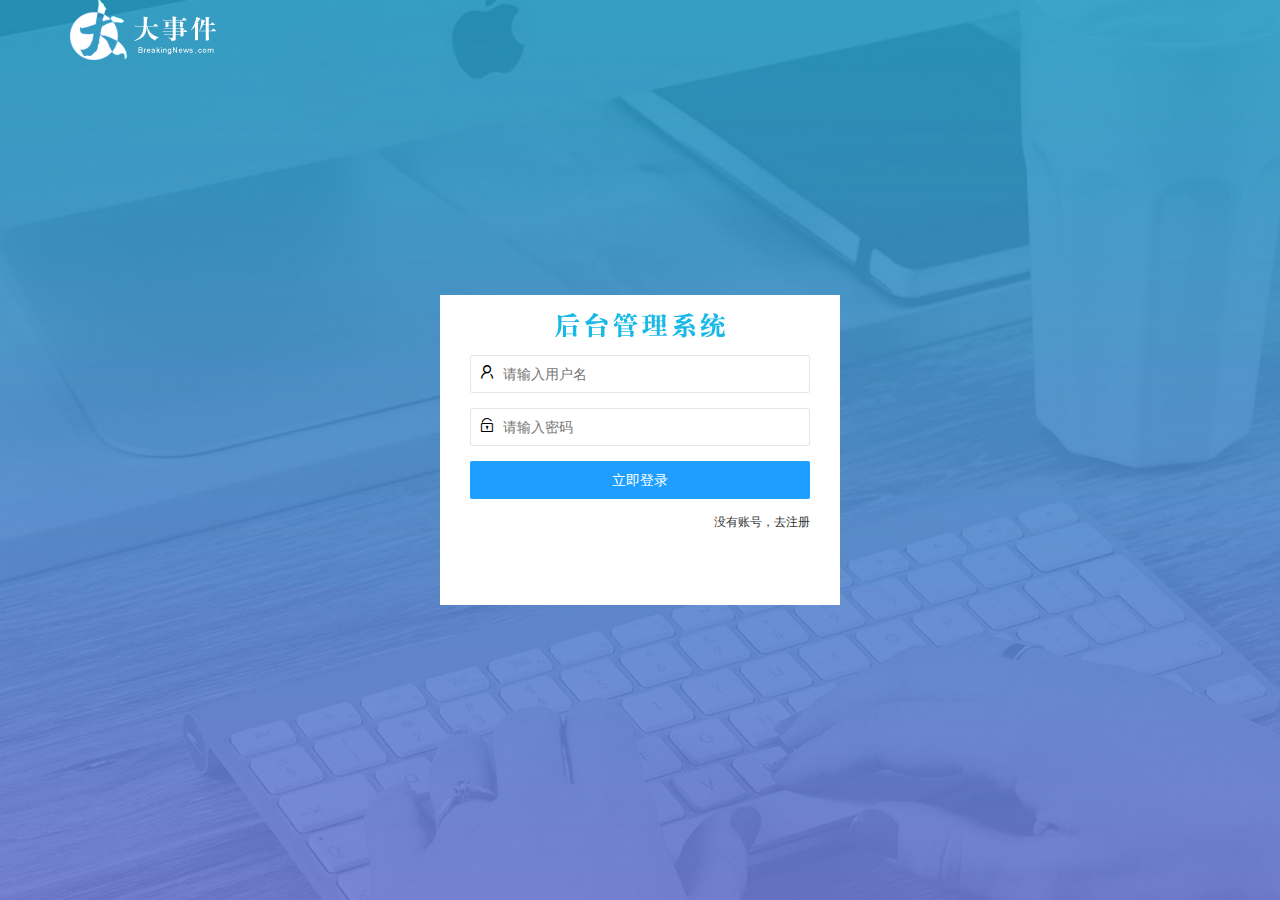
<file: login.html>
<!DOCTYPE html>
<html lang="en">

<head>
    <meta charset="UTF-8">
    <meta http-equiv="X-UA-Compatible" content="IE=edge">
    <meta name="viewport" content="width=device-width, initial-scale=1.0">
    <title>登录界面</title>
    <link rel="stylesheet" href="./assets/lib/layui/css/layui.css">
    <link rel="stylesheet" href="./assets/css/login.css">
</head>

<body>
    <!-- 顶部logo -->
    <div class="layui-main"><img src="./assets/images/logo.png" alt=""></div>
    <!-- 注册等 -->
    <div class="loginAndRegBox">
        <div class="topTitle"></div>
        <!-- 登录 -->
        <div class="login_box">
            <form class="layui-form" id="login_form">
                <!-- 用户名 -->
                <div class="layui-form-item">
                    <i class="layui-icon layui-icon-username"></i>
                    <input type="text" name="username" required lay-verify="required" placeholder="请输入用户名"
                        autocomplete="off" class="layui-input">
                </div>
                <!-- 密码 -->
                <div class="layui-form-item">
                    <i class="layui-icon layui-icon-password"></i>
                    <input type="password" name="password" required lay-verify="required|psw" placeholder="请输入密码"
                        autocomplete="off" class="layui-input">
                </div>
                <!-- 提交按钮 -->
                <div class="layui-form-item">
                    <button class="layui-btn layui-btn-fluid layui-btn-normal" lay-submit
                        lay-filter="formDemo">立即登录</button>
                </div>
                <!-- 切换链接 -->
                <div class="layui-form-item links">
                    <a href="javascript:;" id="link_reg">没有账号，去注册</a>
                </div>
            </form>
        </div>
        <!-- 注册 -->
        <div class="reg_box">
            <form class="layui-form" id="reg_form">
                <!-- 用户名 -->
                <div class="layui-form-item">
                    <i class="layui-icon layui-icon-username"></i>
                    <input type="text" name="username" required lay-verify="required" placeholder="请输入用户名"
                        autocomplete="off" class="layui-input">
                </div>
                <!-- 密码 -->
                <div class="layui-form-item">
                    <i class="layui-icon layui-icon-password"></i>
                    <input type="password" name="password" required lay-verify="required" placeholder="请输入密码"
                        autocomplete="off" class="layui-input">
                </div>
                <!-- 确认密码 -->
                <div class="layui-form-item">
                    <i class="layui-icon layui-icon-password"></i>
                    <input type="password" name="repassword" required lay-verify="required|psw|repsw" placeholder="请再次输入密码"
                        autocomplete="off" class="layui-input">
                </div>
                <!-- 提交按钮 -->
                <div class="layui-form-item">
                    <button class="layui-btn layui-btn-fluid layui-btn-normal" lay-submit
                        lay-filter="formDemo">立即注册</button>
                </div>
                <!-- 切换链接 -->
                <div class="layui-form-item links">
                    <a href="javascript:;" id="link_login">已有帐号，去登录</a>
                </div>
            </form>
        </div>
    </div>

    <script src="./assets/lib/layui/layui.all.js"></script>
    <script src="./assets/lib/jquery.js"></script>
    <script src="./assets/js/baseAPI.js"></script>
    <script src="./assets/js/login.js"></script>
</body>

</html>
</file>
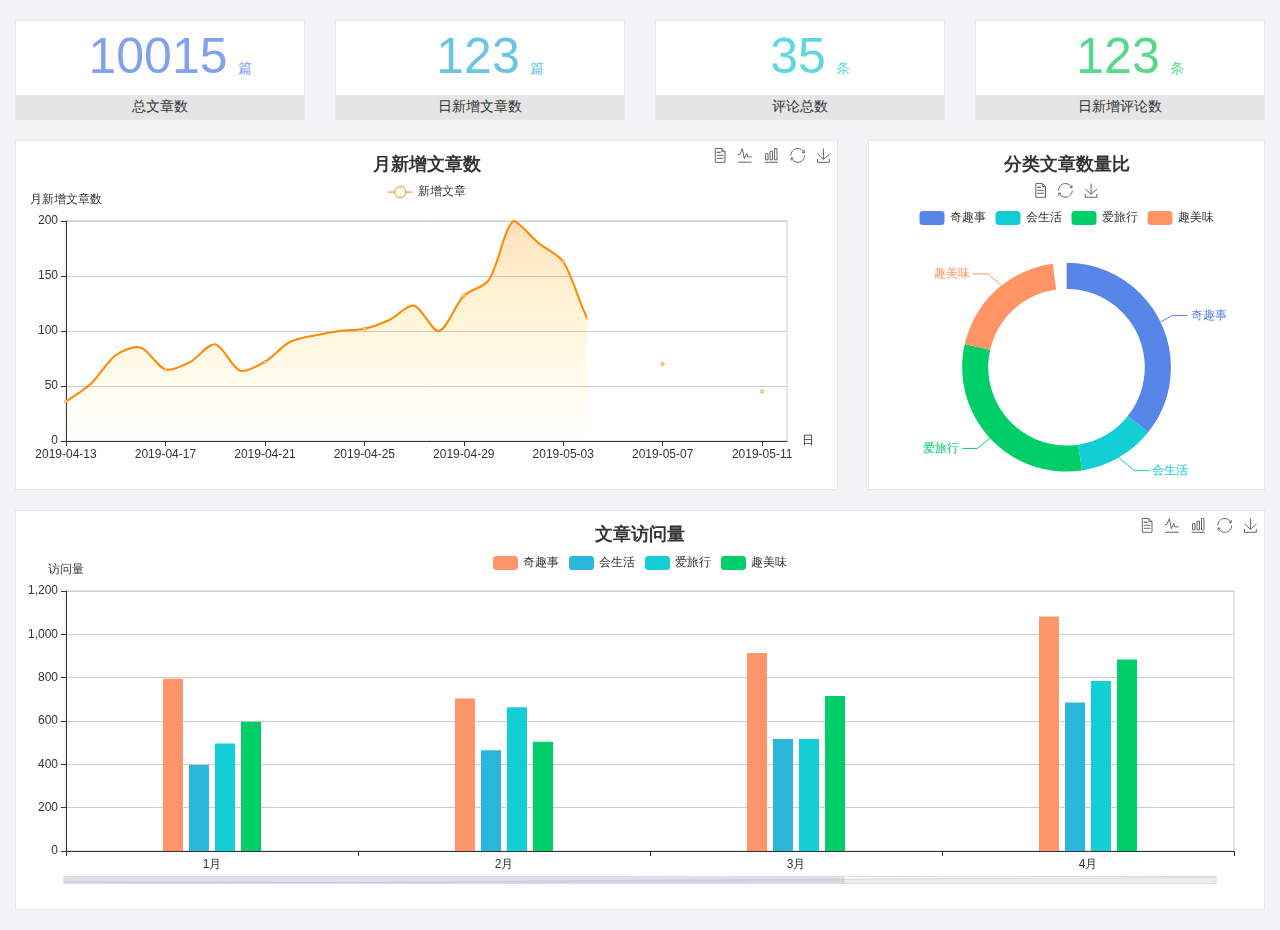
<file: home/dashboard.html>
<!DOCTYPE html>
<html lang="en">

<head>
  <meta charset="UTF-8">
  <meta name="viewport" content="width=device-width, initial-scale=1.0">
  <meta http-equiv="X-UA-Compatible" content="ie=edge">
  <title>图表统计</title>
  <link rel="stylesheet" href="../assets/lib/bootstrap.css" />
  <link rel="stylesheet" href="../assets/lib/main.css" />
  <script src="../assets/lib/jquery.js"></script>
  <script type="text/javascript" src="../assets/lib/echarts.min.js"></script>
</head>

<body>
  <div class="container-fluid">
    <div class="row spannel_list">
      <div class="col-sm-3 col-xs-6">
        <div class="spannel">
          <em>10015</em><span>篇</span>
          <b>总文章数</b>
        </div>
      </div>
      <div class="col-sm-3 col-xs-6">
        <div class="spannel scolor01">
          <em>123</em><span>篇</span>
          <b>日新增文章数</b>
        </div>
      </div>
      <div class="col-sm-3 col-xs-6">
        <div class="spannel scolor02">
          <em>35</em><span>条</span>
          <b>评论总数</b>
        </div>
      </div>
      <div class="col-sm-3 col-xs-6">
        <div class="spannel scolor03">
          <em>123</em><span>条</span>
          <b>日新增评论数</b>
        </div>
      </div>
    </div>
  </div>

  <div class="container-fluid">
    <div class="row curve-pie">
      <div class="col-lg-8 col-md-8">
        <div class="gragh_pannel" id="curve_show"></div>
      </div>
      <div class="col-lg-4 col-md-4">
        <div class="gragh_pannel" id="pie_show"></div>
      </div>
    </div>
  </div>

  <div class="container-fluid">
    <div class="column_pannel" id="column_show"></div>
  </div>

  <script>
    var oChart = echarts.init(document.getElementById('curve_show'));
    var aList_all = [
      { 'count': 36, 'date': '2019-04-13' },
      { 'count': 52, 'date': '2019-04-14' },
      { 'count': 78, 'date': '2019-04-15' },
      { 'count': 85, 'date': '2019-04-16' },
      { 'count': 65, 'date': '2019-04-17' },
      { 'count': 72, 'date': '2019-04-18' },
      { 'count': 88, 'date': '2019-04-19' },
      { 'count': 64, 'date': '2019-04-20' },
      { 'count': 72, 'date': '2019-04-21' },
      { 'count': 90, 'date': '2019-04-22' },
      { 'count': 96, 'date': '2019-04-23' },
      { 'count': 100, 'date': '2019-04-24' },
      { 'count': 102, 'date': '2019-04-25' },
      { 'count': 110, 'date': '2019-04-26' },
      { 'count': 123, 'date': '2019-04-27' },
      { 'count': 100, 'date': '2019-04-28' },
      { 'count': 132, 'date': '2019-04-29' },
      { 'count': 146, 'date': '2019-04-30' },
      { 'count': 200, 'date': '2019-05-01' },
      { 'count': 180, 'date': '2019-05-02' },
      { 'count': 163, 'date': '2019-05-03' },
      { 'count': 110, 'date': '2019-05-04' },
      { 'count': 80, 'date': '2019-05-05' },
      { 'count': 82, 'date': '2019-05-06' },
      { 'count': 70, 'date': '2019-05-07' },
      { 'count': 65, 'date': '2019-05-08' },
      { 'count': 54, 'date': '2019-05-09' },
      { 'count': 40, 'date': '2019-05-10' },
      { 'count': 45, 'date': '2019-05-11' },
      { 'count': 38, 'date': '2019-05-12' },
    ];

    let aCount = [];
    let aDate = [];

    for (var i = 0; i < aList_all.length; i++) {
      aCount.push(aList_all[i].count);
      aDate.push(aList_all[i].date);
    }

    var chartopt = {
      title: {
        text: '月新增文章数',
        left: 'center',
        top: '10'
      },
      tooltip: {
        trigger: 'axis'
      },
      legend: {
        data: ['新增文章'],
        top: '40'
      },
      toolbox: {
        show: true,
        feature: {
          mark: { show: true },
          dataView: { show: true, readOnly: false },
          magicType: { show: true, type: ['line', 'bar'] },
          restore: { show: true },
          saveAsImage: { show: true }
        }
      },
      calculable: true,
      xAxis: [
        {
          name: '日',
          type: 'category',
          boundaryGap: false,
          data: aDate
        }
      ],
      yAxis: [
        {
          name: '月新增文章数',
          type: 'value'
        }
      ],
      series: [
        {
          name: '新增文章',
          type: 'line',
          smooth: true,
          itemStyle: { normal: { areaStyle: { type: 'default' }, color: '#f80' }, lineStyle: { color: '#f80' } },
          data: aCount
        }],
      areaStyle: {
        normal: {
          color: new echarts.graphic.LinearGradient(0, 0, 0, 1, [{
            offset: 0,
            color: 'rgba(255,136,0,0.39)'
          }, {
            offset: .34,
            color: 'rgba(255,180,0,0.25)'
          }, {
            offset: 1,
            color: 'rgba(255,222,0,0.00)'
          }])

        }
      },
      grid: {
        show: true,
        x: 50,
        x2: 50,
        y: 80,
        height: 220
      }
    };

    oChart.setOption(chartopt);


    var oPie = echarts.init(document.getElementById('pie_show'));
    var oPieopt =
    {
      title: {
        top: 10,
        text: '分类文章数量比',
        x: 'center'
      },
      tooltip: {
        trigger: 'item',
        formatter: "{a} <br/>{b} : {c} ({d}%)"
      },
      color: ['#5885e8', '#13cfd5', '#00ce68', '#ff9565'],
      legend: {
        x: 'center',
        top: 65,
        data: ['奇趣事', '会生活', '爱旅行', '趣美味']
      },
      toolbox: {
        show: true,
        x: 'center',
        top: 35,
        feature: {
          mark: { show: true },
          dataView: { show: true, readOnly: false },
          magicType: {
            show: true,
            type: ['pie', 'funnel'],
            option: {
              funnel: {
                x: '25%',
                width: '50%',
                funnelAlign: 'left',
                max: 1548
              }
            }
          },
          restore: { show: true },
          saveAsImage: { show: true }
        }
      },
      calculable: true,
      series: [
        {
          name: '访问来源',
          type: 'pie',
          radius: ['45%', '60%'],
          center: ['50%', '65%'],
          data: [
            { value: 300, name: '奇趣事' },
            { value: 100, name: '会生活' },
            { value: 260, name: '爱旅行' },
            { value: 180, name: '趣美味' }
          ]
        }
      ]
    };
    oPie.setOption(oPieopt);



    var oColumn = this.echarts.init(document.getElementById('column_show'));
    var oColumnopt =
    {
      title: {
        text: '文章访问量',
        left: 'center',
        top: '10'
      },
      tooltip: {
        trigger: 'axis'
      },
      legend: {
        data: ['奇趣事', '会生活', '爱旅行', '趣美味'],
        top: '40'
      },
      toolbox: {
        show: true,
        feature: {
          mark: { show: true },
          dataView: { show: true, readOnly: false },
          magicType: { show: true, type: ['line', 'bar'] },
          restore: { show: true },
          saveAsImage: { show: true }
        }
      },
      calculable: true,
      xAxis: [
        {
          type: 'category',
          data: ['1月', '2月', '3月', '4月', '5月']
        }
      ],
      yAxis: [
        {
          name: '访问量',
          type: 'value'
        }
      ],
      series: [
        {
          name: '奇趣事',
          type: 'bar',
          barWidth: 20,
          itemStyle: {
            normal: { areaStyle: { type: 'default' }, color: '#fd956a' }
          },
          data: [800, 708, 920, 1090, 1200]
        },
        {
          name: '会生活',
          type: 'bar',
          barWidth: 20,
          itemStyle: {
            normal: { areaStyle: { type: 'default' }, color: '#2bb6db' }
          },
          data: [400, 468, 520, 690, 800]
        },
        {
          name: '爱旅行',
          type: 'bar',
          barWidth: 20,
          itemStyle: {
            normal: { areaStyle: { type: 'default' }, color: '#13cfd5' }
          },
          data: [500, 668, 520, 790, 900]
        },
        {
          name: '趣美味',
          type: 'bar',
          barWidth: 20,
          itemStyle: {
            normal: { areaStyle: { type: 'default' }, color: '#00ce68' }
          },
          data: [600, 508, 720, 890, 1000]
        }
      ],
      grid: {
        show: true,
        x: 50,
        x2: 30,
        y: 80,
        height: 260
      },
      dataZoom: [//给x轴设置滚动条
        {
          start: 0,//默认为0
          end: 100 - 1000 / 31,//默认为100
          type: 'slider',
          show: true,
          xAxisIndex: [0],
          handleSize: 0,//滑动条的 左右2个滑动条的大小
          height: 8,//组件高度
          left: 45, //左边的距离
          right: 50,//右边的距离
          bottom: 26,//右边的距离
          handleColor: '#ddd',//h滑动图标的颜色
          handleStyle: {
            borderColor: "#cacaca",
            borderWidth: "1",
            shadowBlur: 2,
            background: "#ddd",
            shadowColor: "#ddd",
          }
        }]
    };
    oColumn.setOption(oColumnopt);
  </script>
</body>

</html>
</file>
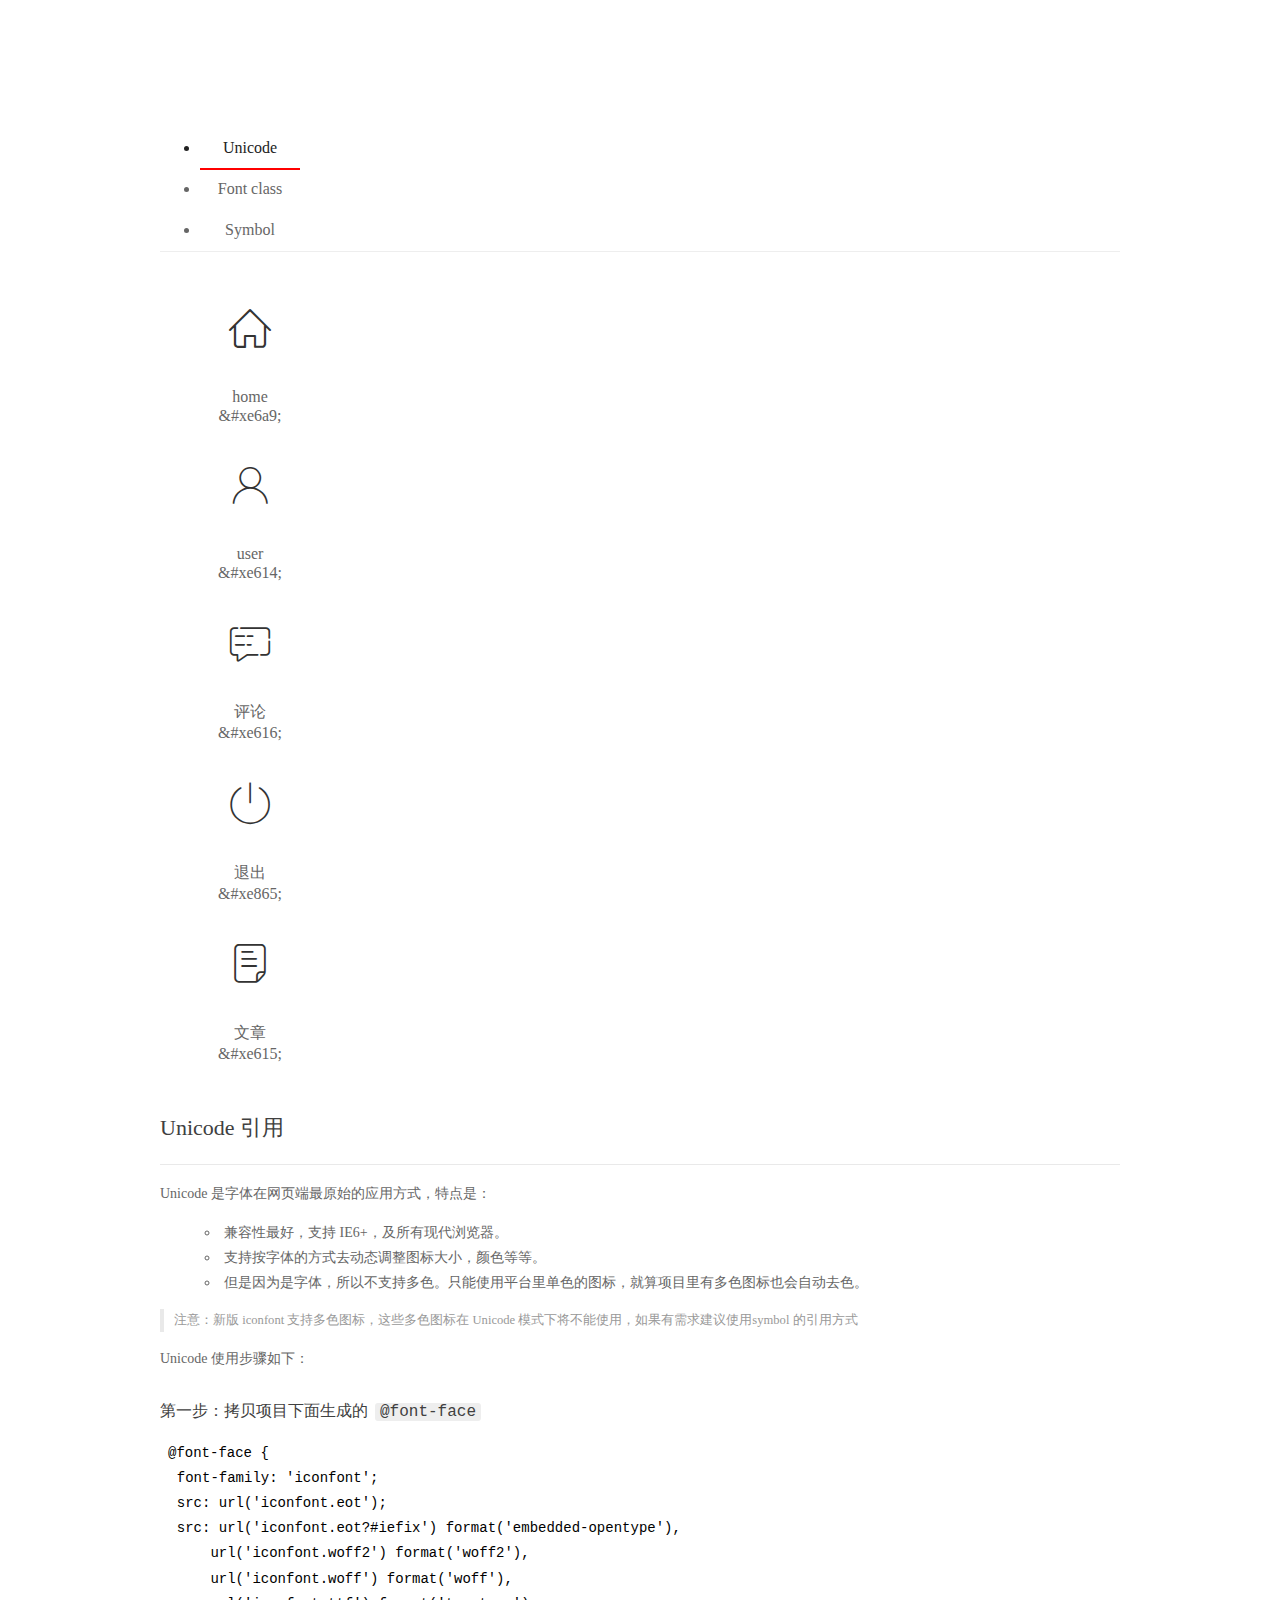
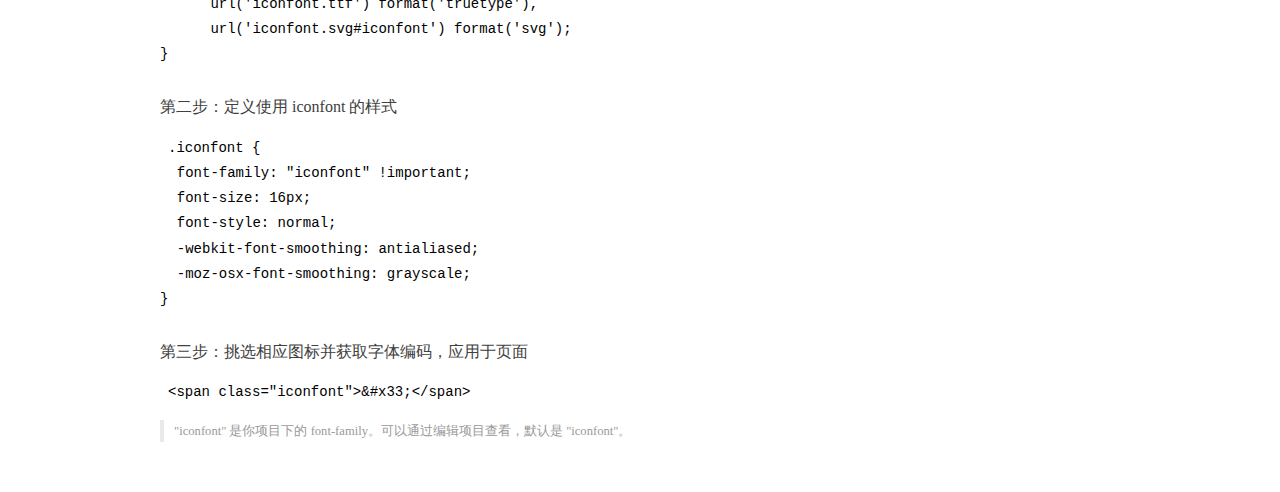
<file: assets/fonts/demo_index.html>
<!DOCTYPE html>
<html>
<head>
  <meta charset="utf-8"/>
  <title>IconFont Demo</title>
  <link rel="shortcut icon" href="https://gtms04.alicdn.com/tps/i4/TB1_oz6GVXXXXaFXpXXJDFnIXXX-64-64.ico" type="image/x-icon"/>
  <link rel="stylesheet" href="https://g.alicdn.com/thx/cube/1.3.2/cube.min.css">
  <link rel="stylesheet" href="demo.css">
  <link rel="stylesheet" href="iconfont.css">
  <script src="iconfont.js"></script>
  <!-- jQuery -->
  <script src="https://a1.alicdn.com/oss/uploads/2018/12/26/7bfddb60-08e8-11e9-9b04-53e73bb6408b.js"></script>
  <!-- 代码高亮 -->
  <script src="https://a1.alicdn.com/oss/uploads/2018/12/26/a3f714d0-08e6-11e9-8a15-ebf944d7534c.js"></script>
</head>
<body>
  <div class="main">
    <h1 class="logo"><a href="https://www.iconfont.cn/" title="iconfont 首页" target="_blank">&#xe86b;</a></h1>
    <div class="nav-tabs">
      <ul id="tabs" class="dib-box">
        <li class="dib active"><span>Unicode</span></li>
        <li class="dib"><span>Font class</span></li>
        <li class="dib"><span>Symbol</span></li>
      </ul>
      
    </div>
    <div class="tab-container">
      <div class="content unicode" style="display: block;">
          <ul class="icon_lists dib-box">
          
            <li class="dib">
              <span class="icon iconfont">&#xe6a9;</span>
                <div class="name">home</div>
                <div class="code-name">&amp;#xe6a9;</div>
              </li>
          
            <li class="dib">
              <span class="icon iconfont">&#xe614;</span>
                <div class="name">user</div>
                <div class="code-name">&amp;#xe614;</div>
              </li>
          
            <li class="dib">
              <span class="icon iconfont">&#xe616;</span>
                <div class="name">评论</div>
                <div class="code-name">&amp;#xe616;</div>
              </li>
          
            <li class="dib">
              <span class="icon iconfont">&#xe865;</span>
                <div class="name">退出</div>
                <div class="code-name">&amp;#xe865;</div>
              </li>
          
            <li class="dib">
              <span class="icon iconfont">&#xe615;</span>
                <div class="name">文章</div>
                <div class="code-name">&amp;#xe615;</div>
              </li>
          
          </ul>
          <div class="article markdown">
          <h2 id="unicode-">Unicode 引用</h2>
          <hr>

          <p>Unicode 是字体在网页端最原始的应用方式，特点是：</p>
          <ul>
            <li>兼容性最好，支持 IE6+，及所有现代浏览器。</li>
            <li>支持按字体的方式去动态调整图标大小，颜色等等。</li>
            <li>但是因为是字体，所以不支持多色。只能使用平台里单色的图标，就算项目里有多色图标也会自动去色。</li>
          </ul>
          <blockquote>
            <p>注意：新版 iconfont 支持多色图标，这些多色图标在 Unicode 模式下将不能使用，如果有需求建议使用symbol 的引用方式</p>
          </blockquote>
          <p>Unicode 使用步骤如下：</p>
          <h3 id="-font-face">第一步：拷贝项目下面生成的 <code>@font-face</code></h3>
<pre><code class="language-css"
>@font-face {
  font-family: 'iconfont';
  src: url('iconfont.eot');
  src: url('iconfont.eot?#iefix') format('embedded-opentype'),
      url('iconfont.woff2') format('woff2'),
      url('iconfont.woff') format('woff'),
      url('iconfont.ttf') format('truetype'),
      url('iconfont.svg#iconfont') format('svg');
}
</code></pre>
          <h3 id="-iconfont-">第二步：定义使用 iconfont 的样式</h3>
<pre><code class="language-css"
>.iconfont {
  font-family: "iconfont" !important;
  font-size: 16px;
  font-style: normal;
  -webkit-font-smoothing: antialiased;
  -moz-osx-font-smoothing: grayscale;
}
</code></pre>
          <h3 id="-">第三步：挑选相应图标并获取字体编码，应用于页面</h3>
<pre>
<code class="language-html"
>&lt;span class="iconfont"&gt;&amp;#x33;&lt;/span&gt;
</code></pre>
          <blockquote>
            <p>"iconfont" 是你项目下的 font-family。可以通过编辑项目查看，默认是 "iconfont"。</p>
          </blockquote>
          </div>
      </div>
      <div class="content font-class">
        <ul class="icon_lists dib-box">
          
          <li class="dib">
            <span class="icon iconfont icon-home"></span>
            <div class="name">
              home
            </div>
            <div class="code-name">.icon-home
            </div>
          </li>
          
          <li class="dib">
            <span class="icon iconfont icon-user"></span>
            <div class="name">
              user
            </div>
            <div class="code-name">.icon-user
            </div>
          </li>
          
          <li class="dib">
            <span class="icon iconfont icon-pinglun"></span>
            <div class="name">
              评论
            </div>
            <div class="code-name">.icon-pinglun
            </div>
          </li>
          
          <li class="dib">
            <span class="icon iconfont icon-tuichu"></span>
            <div class="name">
              退出
            </div>
            <div class="code-name">.icon-tuichu
            </div>
          </li>
          
          <li class="dib">
            <span class="icon iconfont icon-16"></span>
            <div class="name">
              文章
            </div>
            <div class="code-name">.icon-16
            </div>
          </li>
          
        </ul>
        <div class="article markdown">
        <h2 id="font-class-">font-class 引用</h2>
        <hr>

        <p>font-class 是 Unicode 使用方式的一种变种，主要是解决 Unicode 书写不直观，语意不明确的问题。</p>
        <p>与 Unicode 使用方式相比，具有如下特点：</p>
        <ul>
          <li>兼容性良好，支持 IE8+，及所有现代浏览器。</li>
          <li>相比于 Unicode 语意明确，书写更直观。可以很容易分辨这个 icon 是什么。</li>
          <li>因为使用 class 来定义图标，所以当要替换图标时，只需要修改 class 里面的 Unicode 引用。</li>
          <li>不过因为本质上还是使用的字体，所以多色图标还是不支持的。</li>
        </ul>
        <p>使用步骤如下：</p>
        <h3 id="-fontclass-">第一步：引入项目下面生成的 fontclass 代码：</h3>
<pre><code class="language-html">&lt;link rel="stylesheet" href="./iconfont.css"&gt;
</code></pre>
        <h3 id="-">第二步：挑选相应图标并获取类名，应用于页面：</h3>
<pre><code class="language-html">&lt;span class="iconfont icon-xxx"&gt;&lt;/span&gt;
</code></pre>
        <blockquote>
          <p>"
            iconfont" 是你项目下的 font-family。可以通过编辑项目查看，默认是 "iconfont"。</p>
        </blockquote>
      </div>
      </div>
      <div class="content symbol">
          <ul class="icon_lists dib-box">
          
            <li class="dib">
                <svg class="icon svg-icon" aria-hidden="true">
                  <use xlink:href="#icon-home"></use>
                </svg>
                <div class="name">home</div>
                <div class="code-name">#icon-home</div>
            </li>
          
            <li class="dib">
                <svg class="icon svg-icon" aria-hidden="true">
                  <use xlink:href="#icon-user"></use>
                </svg>
                <div class="name">user</div>
                <div class="code-name">#icon-user</div>
            </li>
          
            <li class="dib">
                <svg class="icon svg-icon" aria-hidden="true">
                  <use xlink:href="#icon-pinglun"></use>
                </svg>
                <div class="name">评论</div>
                <div class="code-name">#icon-pinglun</div>
            </li>
          
            <li class="dib">
                <svg class="icon svg-icon" aria-hidden="true">
                  <use xlink:href="#icon-tuichu"></use>
                </svg>
                <div class="name">退出</div>
                <div class="code-name">#icon-tuichu</div>
            </li>
          
            <li class="dib">
                <svg class="icon svg-icon" aria-hidden="true">
                  <use xlink:href="#icon-16"></use>
                </svg>
                <div class="name">文章</div>
                <div class="code-name">#icon-16</div>
            </li>
          
          </ul>
          <div class="article markdown">
          <h2 id="symbol-">Symbol 引用</h2>
          <hr>

          <p>这是一种全新的使用方式，应该说这才是未来的主流，也是平台目前推荐的用法。相关介绍可以参考这篇<a href="">文章</a>
            这种用法其实是做了一个 SVG 的集合，与另外两种相比具有如下特点：</p>
          <ul>
            <li>支持多色图标了，不再受单色限制。</li>
            <li>通过一些技巧，支持像字体那样，通过 <code>font-size</code>, <code>color</code> 来调整样式。</li>
            <li>兼容性较差，支持 IE9+，及现代浏览器。</li>
            <li>浏览器渲染 SVG 的性能一般，还不如 png。</li>
          </ul>
          <p>使用步骤如下：</p>
          <h3 id="-symbol-">第一步：引入项目下面生成的 symbol 代码：</h3>
<pre><code class="language-html">&lt;script src="./iconfont.js"&gt;&lt;/script&gt;
</code></pre>
          <h3 id="-css-">第二步：加入通用 CSS 代码（引入一次就行）：</h3>
<pre><code class="language-html">&lt;style&gt;
.icon {
  width: 1em;
  height: 1em;
  vertical-align: -0.15em;
  fill: currentColor;
  overflow: hidden;
}
&lt;/style&gt;
</code></pre>
          <h3 id="-">第三步：挑选相应图标并获取类名，应用于页面：</h3>
<pre><code class="language-html">&lt;svg class="icon" aria-hidden="true"&gt;
  &lt;use xlink:href="#icon-xxx"&gt;&lt;/use&gt;
&lt;/svg&gt;
</code></pre>
          </div>
      </div>

    </div>
  </div>
  <script>
  $(document).ready(function () {
      $('.tab-container .content:first').show()

      $('#tabs li').click(function (e) {
        var tabContent = $('.tab-container .content')
        var index = $(this).index()

        if ($(this).hasClass('active')) {
          return
        } else {
          $('#tabs li').removeClass('active')
          $(this).addClass('active')

          tabContent.hide().eq(index).fadeIn()
        }
      })
    })
  </script>
</body>
</html>
</file>
<file: assets/lib/layui/css/layui.css>
/** layui-v2.5.5 MIT License By https://www.layui.com */
 .layui-inline,img{display:inline-block;vertical-align:middle}h1,h2,h3,h4,h5,h6{font-weight:400}.layui-edge,.layui-header,.layui-inline,.layui-main{position:relative}.layui-body,.layui-edge,.layui-elip{overflow:hidden}.layui-btn,.layui-edge,.layui-inline,img{vertical-align:middle}.layui-btn,.layui-disabled,.layui-icon,.layui-unselect{-moz-user-select:none;-webkit-user-select:none;-ms-user-select:none}.layui-elip,.layui-form-checkbox span,.layui-form-pane .layui-form-label{text-overflow:ellipsis;white-space:nowrap}.layui-breadcrumb,.layui-tree-btnGroup{visibility:hidden}blockquote,body,button,dd,div,dl,dt,form,h1,h2,h3,h4,h5,h6,input,li,ol,p,pre,td,textarea,th,ul{margin:0;padding:0;-webkit-tap-highlight-color:rgba(0,0,0,0)}a:active,a:hover{outline:0}img{border:none}li{list-style:none}table{border-collapse:collapse;border-spacing:0}h4,h5,h6{font-size:100%}button,input,optgroup,option,select,textarea{font-family:inherit;font-size:inherit;font-style:inherit;font-weight:inherit;outline:0}pre{white-space:pre-wrap;white-space:-moz-pre-wrap;white-space:-pre-wrap;white-space:-o-pre-wrap;word-wrap:break-word}body{line-height:24px;font:14px Helvetica Neue,Helvetica,PingFang SC,Tahoma,Arial,sans-serif}hr{height:1px;margin:10px 0;border:0;clear:both}a{color:#333;text-decoration:none}a:hover{color:#777}a cite{font-style:normal;*cursor:pointer}.layui-border-box,.layui-border-box *{box-sizing:border-box}.layui-box,.layui-box *{box-sizing:content-box}.layui-clear{clear:both;*zoom:1}.layui-clear:after{content:'\20';clear:both;*zoom:1;display:block;height:0}.layui-inline{*display:inline;*zoom:1}.layui-edge{display:inline-block;width:0;height:0;border-width:6px;border-style:dashed;border-color:transparent}.layui-edge-top{top:-4px;border-bottom-color:#999;border-bottom-style:solid}.layui-edge-right{border-left-color:#999;border-left-style:solid}.layui-edge-bottom{top:2px;border-top-color:#999;border-top-style:solid}.layui-edge-left{border-right-color:#999;border-right-style:solid}.layui-disabled,.layui-disabled:hover{color:#d2d2d2!important;cursor:not-allowed!important}.layui-circle{border-radius:100%}.layui-show{display:block!important}.layui-hide{display:none!important}@font-face{font-family:layui-icon;src:url(../font/iconfont.eot?v=250);src:url(../font/iconfont.eot?v=250#iefix) format('embedded-opentype'),url(../font/iconfont.woff2?v=250) format('woff2'),url(../font/iconfont.woff?v=250) format('woff'),url(../font/iconfont.ttf?v=250) format('truetype'),url(../font/iconfont.svg?v=250#layui-icon) format('svg')}.layui-icon{font-family:layui-icon!important;font-size:16px;font-style:normal;-webkit-font-smoothing:antialiased;-moz-osx-font-smoothing:grayscale}.layui-icon-reply-fill:before{content:"\e611"}.layui-icon-set-fill:before{content:"\e614"}.layui-icon-menu-fill:before{content:"\e60f"}.layui-icon-search:before{content:"\e615"}.layui-icon-share:before{content:"\e641"}.layui-icon-set-sm:before{content:"\e620"}.layui-icon-engine:before{content:"\e628"}.layui-icon-close:before{content:"\1006"}.layui-icon-close-fill:before{content:"\1007"}.layui-icon-chart-screen:before{content:"\e629"}.layui-icon-star:before{content:"\e600"}.layui-icon-circle-dot:before{content:"\e617"}.layui-icon-chat:before{content:"\e606"}.layui-icon-release:before{content:"\e609"}.layui-icon-list:before{content:"\e60a"}.layui-icon-chart:before{content:"\e62c"}.layui-icon-ok-circle:before{content:"\1005"}.layui-icon-layim-theme:before{content:"\e61b"}.layui-icon-table:before{content:"\e62d"}.layui-icon-right:before{content:"\e602"}.layui-icon-left:before{content:"\e603"}.layui-icon-cart-simple:before{content:"\e698"}.layui-icon-face-cry:before{content:"\e69c"}.layui-icon-face-smile:before{content:"\e6af"}.layui-icon-survey:before{content:"\e6b2"}.layui-icon-tree:before{content:"\e62e"}.layui-icon-upload-circle:before{content:"\e62f"}.layui-icon-add-circle:before{content:"\e61f"}.layui-icon-download-circle:before{content:"\e601"}.layui-icon-templeate-1:before{content:"\e630"}.layui-icon-util:before{content:"\e631"}.layui-icon-face-surprised:before{content:"\e664"}.layui-icon-edit:before{content:"\e642"}.layui-icon-speaker:before{content:"\e645"}.layui-icon-down:before{content:"\e61a"}.layui-icon-file:before{content:"\e621"}.layui-icon-layouts:before{content:"\e632"}.layui-icon-rate-half:before{content:"\e6c9"}.layui-icon-add-circle-fine:before{content:"\e608"}.layui-icon-prev-circle:before{content:"\e633"}.layui-icon-read:before{content:"\e705"}.layui-icon-404:before{content:"\e61c"}.layui-icon-carousel:before{content:"\e634"}.layui-icon-help:before{content:"\e607"}.layui-icon-code-circle:before{content:"\e635"}.layui-icon-water:before{content:"\e636"}.layui-icon-username:before{content:"\e66f"}.layui-icon-find-fill:before{content:"\e670"}.layui-icon-about:before{content:"\e60b"}.layui-icon-location:before{content:"\e715"}.layui-icon-up:before{content:"\e619"}.layui-icon-pause:before{content:"\e651"}.layui-icon-date:before{content:"\e637"}.layui-icon-layim-uploadfile:before{content:"\e61d"}.layui-icon-delete:before{content:"\e640"}.layui-icon-play:before{content:"\e652"}.layui-icon-top:before{content:"\e604"}.layui-icon-friends:before{content:"\e612"}.layui-icon-refresh-3:before{content:"\e9aa"}.layui-icon-ok:before{content:"\e605"}.layui-icon-layer:before{content:"\e638"}.layui-icon-face-smile-fine:before{content:"\e60c"}.layui-icon-dollar:before{content:"\e659"}.layui-icon-group:before{content:"\e613"}.layui-icon-layim-download:before{content:"\e61e"}.layui-icon-picture-fine:before{content:"\e60d"}.layui-icon-link:before{content:"\e64c"}.layui-icon-diamond:before{content:"\e735"}.layui-icon-log:before{content:"\e60e"}.layui-icon-rate-solid:before{content:"\e67a"}.layui-icon-fonts-del:before{content:"\e64f"}.layui-icon-unlink:before{content:"\e64d"}.layui-icon-fonts-clear:before{content:"\e639"}.layui-icon-triangle-r:before{content:"\e623"}.layui-icon-circle:before{content:"\e63f"}.layui-icon-radio:before{content:"\e643"}.layui-icon-align-center:before{content:"\e647"}.layui-icon-align-right:before{content:"\e648"}.layui-icon-align-left:before{content:"\e649"}.layui-icon-loading-1:before{content:"\e63e"}.layui-icon-return:before{content:"\e65c"}.layui-icon-fonts-strong:before{content:"\e62b"}.layui-icon-upload:before{content:"\e67c"}.layui-icon-dialogue:before{content:"\e63a"}.layui-icon-video:before{content:"\e6ed"}.layui-icon-headset:before{content:"\e6fc"}.layui-icon-cellphone-fine:before{content:"\e63b"}.layui-icon-add-1:before{content:"\e654"}.layui-icon-face-smile-b:before{content:"\e650"}.layui-icon-fonts-html:before{content:"\e64b"}.layui-icon-form:before{content:"\e63c"}.layui-icon-cart:before{content:"\e657"}.layui-icon-camera-fill:before{content:"\e65d"}.layui-icon-tabs:before{content:"\e62a"}.layui-icon-fonts-code:before{content:"\e64e"}.layui-icon-fire:before{content:"\e756"}.layui-icon-set:before{content:"\e716"}.layui-icon-fonts-u:before{content:"\e646"}.layui-icon-triangle-d:before{content:"\e625"}.layui-icon-tips:before{content:"\e702"}.layui-icon-picture:before{content:"\e64a"}.layui-icon-more-vertical:before{content:"\e671"}.layui-icon-flag:before{content:"\e66c"}.layui-icon-loading:before{content:"\e63d"}.layui-icon-fonts-i:before{content:"\e644"}.layui-icon-refresh-1:before{content:"\e666"}.layui-icon-rmb:before{content:"\e65e"}.layui-icon-home:before{content:"\e68e"}.layui-icon-user:before{content:"\e770"}.layui-icon-notice:before{content:"\e667"}.layui-icon-login-weibo:before{content:"\e675"}.layui-icon-voice:before{content:"\e688"}.layui-icon-upload-drag:before{content:"\e681"}.layui-icon-login-qq:before{content:"\e676"}.layui-icon-snowflake:before{content:"\e6b1"}.layui-icon-file-b:before{content:"\e655"}.layui-icon-template:before{content:"\e663"}.layui-icon-auz:before{content:"\e672"}.layui-icon-console:before{content:"\e665"}.layui-icon-app:before{content:"\e653"}.layui-icon-prev:before{content:"\e65a"}.layui-icon-website:before{content:"\e7ae"}.layui-icon-next:before{content:"\e65b"}.layui-icon-component:before{content:"\e857"}.layui-icon-more:before{content:"\e65f"}.layui-icon-login-wechat:before{content:"\e677"}.layui-icon-shrink-right:before{content:"\e668"}.layui-icon-spread-left:before{content:"\e66b"}.layui-icon-camera:before{content:"\e660"}.layui-icon-note:before{content:"\e66e"}.layui-icon-refresh:before{content:"\e669"}.layui-icon-female:before{content:"\e661"}.layui-icon-male:before{content:"\e662"}.layui-icon-password:before{content:"\e673"}.layui-icon-senior:before{content:"\e674"}.layui-icon-theme:before{content:"\e66a"}.layui-icon-tread:before{content:"\e6c5"}.layui-icon-praise:before{content:"\e6c6"}.layui-icon-star-fill:before{content:"\e658"}.layui-icon-rate:before{content:"\e67b"}.layui-icon-template-1:before{content:"\e656"}.layui-icon-vercode:before{content:"\e679"}.layui-icon-cellphone:before{content:"\e678"}.layui-icon-screen-full:before{content:"\e622"}.layui-icon-screen-restore:before{content:"\e758"}.layui-icon-cols:before{content:"\e610"}.layui-icon-export:before{content:"\e67d"}.layui-icon-print:before{content:"\e66d"}.layui-icon-slider:before{content:"\e714"}.layui-icon-addition:before{content:"\e624"}.layui-icon-subtraction:before{content:"\e67e"}.layui-icon-service:before{content:"\e626"}.layui-icon-transfer:before{content:"\e691"}.layui-main{width:1140px;margin:0 auto}.layui-header{z-index:1000;height:60px}.layui-header a:hover{transition:all .5s;-webkit-transition:all .5s}.layui-side{position:fixed;left:0;top:0;bottom:0;z-index:999;width:200px;overflow-x:hidden}.layui-side-scroll{position:relative;width:220px;height:100%;overflow-x:hidden}.layui-body{position:absolute;left:200px;right:0;top:0;bottom:0;z-index:998;width:auto;overflow-y:auto;box-sizing:border-box}.layui-layout-body{overflow:hidden}.layui-layout-admin .layui-header{background-color:#23262E}.layui-layout-admin .layui-side{top:60px;width:200px;overflow-x:hidden}.layui-layout-admin .layui-body{position:fixed;top:60px;bottom:44px}.layui-layout-admin .layui-main{width:auto;margin:0 15px}.layui-layout-admin .layui-footer{position:fixed;left:200px;right:0;bottom:0;height:44px;line-height:44px;padding:0 15px;background-color:#eee}.layui-layout-admin .layui-logo{position:absolute;left:0;top:0;width:200px;height:100%;line-height:60px;text-align:center;color:#009688;font-size:16px}.layui-layout-admin .layui-header .layui-nav{background:0 0}.layui-layout-left{position:absolute!important;left:200px;top:0}.layui-layout-right{position:absolute!important;right:0;top:0}.layui-container{position:relative;margin:0 auto;padding:0 15px;box-sizing:border-box}.layui-fluid{position:relative;margin:0 auto;padding:0 15px}.layui-row:after,.layui-row:before{content:'';display:block;clear:both}.layui-col-lg1,.layui-col-lg10,.layui-col-lg11,.layui-col-lg12,.layui-col-lg2,.layui-col-lg3,.layui-col-lg4,.layui-col-lg5,.layui-col-lg6,.layui-col-lg7,.layui-col-lg8,.layui-col-lg9,.layui-col-md1,.layui-col-md10,.layui-col-md11,.layui-col-md12,.layui-col-md2,.layui-col-md3,.layui-col-md4,.layui-col-md5,.layui-col-md6,.layui-col-md7,.layui-col-md8,.layui-col-md9,.layui-col-sm1,.layui-col-sm10,.layui-col-sm11,.layui-col-sm12,.layui-col-sm2,.layui-col-sm3,.layui-col-sm4,.layui-col-sm5,.layui-col-sm6,.layui-col-sm7,.layui-col-sm8,.layui-col-sm9,.layui-col-xs1,.layui-col-xs10,.layui-col-xs11,.layui-col-xs12,.layui-col-xs2,.layui-col-xs3,.layui-col-xs4,.layui-col-xs5,.layui-col-xs6,.layui-col-xs7,.layui-col-xs8,.layui-col-xs9{position:relative;display:block;box-sizing:border-box}.layui-col-xs1,.layui-col-xs10,.layui-col-xs11,.layui-col-xs12,.layui-col-xs2,.layui-col-xs3,.layui-col-xs4,.layui-col-xs5,.layui-col-xs6,.layui-col-xs7,.layui-col-xs8,.layui-col-xs9{float:left}.layui-col-xs1{width:8.33333333%}.layui-col-xs2{width:16.66666667%}.layui-col-xs3{width:25%}.layui-col-xs4{width:33.33333333%}.layui-col-xs5{width:41.66666667%}.layui-col-xs6{width:50%}.layui-col-xs7{width:58.33333333%}.layui-col-xs8{width:66.66666667%}.layui-col-xs9{width:75%}.layui-col-xs10{width:83.33333333%}.layui-col-xs11{width:91.66666667%}.layui-col-xs12{width:100%}.layui-col-xs-offset1{margin-left:8.33333333%}.layui-col-xs-offset2{margin-left:16.66666667%}.layui-col-xs-offset3{margin-left:25%}.layui-col-xs-offset4{margin-left:33.33333333%}.layui-col-xs-offset5{margin-left:41.66666667%}.layui-col-xs-offset6{margin-left:50%}.layui-col-xs-offset7{margin-left:58.33333333%}.layui-col-xs-offset8{margin-left:66.66666667%}.layui-col-xs-offset9{margin-left:75%}.layui-col-xs-offset10{margin-left:83.33333333%}.layui-col-xs-offset11{margin-left:91.66666667%}.layui-col-xs-offset12{margin-left:100%}@media screen and (max-width:768px){.layui-hide-xs{display:none!important}.layui-show-xs-block{display:block!important}.layui-show-xs-inline{display:inline!important}.layui-show-xs-inline-block{display:inline-block!important}}@media screen and (min-width:768px){.layui-container{width:750px}.layui-hide-sm{display:none!important}.layui-show-sm-block{display:block!important}.layui-show-sm-inline{display:inline!important}.layui-show-sm-inline-block{display:inline-block!important}.layui-col-sm1,.layui-col-sm10,.layui-col-sm11,.layui-col-sm12,.layui-col-sm2,.layui-col-sm3,.layui-col-sm4,.layui-col-sm5,.layui-col-sm6,.layui-col-sm7,.layui-col-sm8,.layui-col-sm9{float:left}.layui-col-sm1{width:8.33333333%}.layui-col-sm2{width:16.66666667%}.layui-col-sm3{width:25%}.layui-col-sm4{width:33.33333333%}.layui-col-sm5{width:41.66666667%}.layui-col-sm6{width:50%}.layui-col-sm7{width:58.33333333%}.layui-col-sm8{width:66.66666667%}.layui-col-sm9{width:75%}.layui-col-sm10{width:83.33333333%}.layui-col-sm11{width:91.66666667%}.layui-col-sm12{width:100%}.layui-col-sm-offset1{margin-left:8.33333333%}.layui-col-sm-offset2{margin-left:16.66666667%}.layui-col-sm-offset3{margin-left:25%}.layui-col-sm-offset4{margin-left:33.33333333%}.layui-col-sm-offset5{margin-left:41.66666667%}.layui-col-sm-offset6{margin-left:50%}.layui-col-sm-offset7{margin-left:58.33333333%}.layui-col-sm-offset8{margin-left:66.66666667%}.layui-col-sm-offset9{margin-left:75%}.layui-col-sm-offset10{margin-left:83.33333333%}.layui-col-sm-offset11{margin-left:91.66666667%}.layui-col-sm-offset12{margin-left:100%}}@media screen and (min-width:992px){.layui-container{width:970px}.layui-hide-md{display:none!important}.layui-show-md-block{display:block!important}.layui-show-md-inline{display:inline!important}.layui-show-md-inline-block{display:inline-block!important}.layui-col-md1,.layui-col-md10,.layui-col-md11,.layui-col-md12,.layui-col-md2,.layui-col-md3,.layui-col-md4,.layui-col-md5,.layui-col-md6,.layui-col-md7,.layui-col-md8,.layui-col-md9{float:left}.layui-col-md1{width:8.33333333%}.layui-col-md2{width:16.66666667%}.layui-col-md3{width:25%}.layui-col-md4{width:33.33333333%}.layui-col-md5{width:41.66666667%}.layui-col-md6{width:50%}.layui-col-md7{width:58.33333333%}.layui-col-md8{width:66.66666667%}.layui-col-md9{width:75%}.layui-col-md10{width:83.33333333%}.layui-col-md11{width:91.66666667%}.layui-col-md12{width:100%}.layui-col-md-offset1{margin-left:8.33333333%}.layui-col-md-offset2{margin-left:16.66666667%}.layui-col-md-offset3{margin-left:25%}.layui-col-md-offset4{margin-left:33.33333333%}.layui-col-md-offset5{margin-left:41.66666667%}.layui-col-md-offset6{margin-left:50%}.layui-col-md-offset7{margin-left:58.33333333%}.layui-col-md-offset8{margin-left:66.66666667%}.layui-col-md-offset9{margin-left:75%}.layui-col-md-offset10{margin-left:83.33333333%}.layui-col-md-offset11{margin-left:91.66666667%}.layui-col-md-offset12{margin-left:100%}}@media screen and (min-width:1200px){.layui-container{width:1170px}.layui-hide-lg{display:none!important}.layui-show-lg-block{display:block!important}.layui-show-lg-inline{display:inline!important}.layui-show-lg-inline-block{display:inline-block!important}.layui-col-lg1,.layui-col-lg10,.layui-col-lg11,.layui-col-lg12,.layui-col-lg2,.layui-col-lg3,.layui-col-lg4,.layui-col-lg5,.layui-col-lg6,.layui-col-lg7,.layui-col-lg8,.layui-col-lg9{float:left}.layui-col-lg1{width:8.33333333%}.layui-col-lg2{width:16.66666667%}.layui-col-lg3{width:25%}.layui-col-lg4{width:33.33333333%}.layui-col-lg5{width:41.66666667%}.layui-col-lg6{width:50%}.layui-col-lg7{width:58.33333333%}.layui-col-lg8{width:66.66666667%}.layui-col-lg9{width:75%}.layui-col-lg10{width:83.33333333%}.layui-col-lg11{width:91.66666667%}.layui-col-lg12{width:100%}.layui-col-lg-offset1{margin-left:8.33333333%}.layui-col-lg-offset2{margin-left:16.66666667%}.layui-col-lg-offset3{margin-left:25%}.layui-col-lg-offset4{margin-left:33.33333333%}.layui-col-lg-offset5{margin-left:41.66666667%}.layui-col-lg-offset6{margin-left:50%}.layui-col-lg-offset7{margin-left:58.33333333%}.layui-col-lg-offset8{margin-left:66.66666667%}.layui-col-lg-offset9{margin-left:75%}.layui-col-lg-offset10{margin-left:83.33333333%}.layui-col-lg-offset11{margin-left:91.66666667%}.layui-col-lg-offset12{margin-left:100%}}.layui-col-space1{margin:-.5px}.layui-col-space1>*{padding:.5px}.layui-col-space3{margin:-1.5px}.layui-col-space3>*{padding:1.5px}.layui-col-space5{margin:-2.5px}.layui-col-space5>*{padding:2.5px}.layui-col-space8{margin:-3.5px}.layui-col-space8>*{padding:3.5px}.layui-col-space10{margin:-5px}.layui-col-space10>*{padding:5px}.layui-col-space12{margin:-6px}.layui-col-space12>*{padding:6px}.layui-col-space15{margin:-7.5px}.layui-col-space15>*{padding:7.5px}.layui-col-space18{margin:-9px}.layui-col-space18>*{padding:9px}.layui-col-space20{margin:-10px}.layui-col-space20>*{padding:10px}.layui-col-space22{margin:-11px}.layui-col-space22>*{padding:11px}.layui-col-space25{margin:-12.5px}.layui-col-space25>*{padding:12.5px}.layui-col-space30{margin:-15px}.layui-col-space30>*{padding:15px}.layui-btn,.layui-input,.layui-select,.layui-textarea,.layui-upload-button{outline:0;-webkit-appearance:none;transition:all .3s;-webkit-transition:all .3s;box-sizing:border-box}.layui-elem-quote{margin-bottom:10px;padding:15px;line-height:22px;border-left:5px solid #009688;border-radius:0 2px 2px 0;background-color:#f2f2f2}.layui-quote-nm{border-style:solid;border-width:1px 1px 1px 5px;background:0 0}.layui-elem-field{margin-bottom:10px;padding:0;border-width:1px;border-style:solid}.layui-elem-field legend{margin-left:20px;padding:0 10px;font-size:20px;font-weight:300}.layui-field-title{margin:10px 0 20px;border-width:1px 0 0}.layui-field-box{padding:10px 15px}.layui-field-title .layui-field-box{padding:10px 0}.layui-progress{position:relative;height:6px;border-radius:20px;background-color:#e2e2e2}.layui-progress-bar{position:absolute;left:0;top:0;width:0;max-width:100%;height:6px;border-radius:20px;text-align:right;background-color:#5FB878;transition:all .3s;-webkit-transition:all .3s}.layui-progress-big,.layui-progress-big .layui-progress-bar{height:18px;line-height:18px}.layui-progress-text{position:relative;top:-20px;line-height:18px;font-size:12px;color:#666}.layui-progress-big .layui-progress-text{position:static;padding:0 10px;color:#fff}.layui-collapse{border-width:1px;border-style:solid;border-radius:2px}.layui-colla-content,.layui-colla-item{border-top-width:1px;border-top-style:solid}.layui-colla-item:first-child{border-top:none}.layui-colla-title{position:relative;height:42px;line-height:42px;padding:0 15px 0 35px;color:#333;background-color:#f2f2f2;cursor:pointer;font-size:14px;overflow:hidden}.layui-colla-content{display:none;padding:10px 15px;line-height:22px;color:#666}.layui-colla-icon{position:absolute;left:15px;top:0;font-size:14px}.layui-card{margin-bottom:15px;border-radius:2px;background-color:#fff;box-shadow:0 1px 2px 0 rgba(0,0,0,.05)}.layui-card:last-child{margin-bottom:0}.layui-card-header{position:relative;height:42px;line-height:42px;padding:0 15px;border-bottom:1px solid #f6f6f6;color:#333;border-radius:2px 2px 0 0;font-size:14px}.layui-bg-black,.layui-bg-blue,.layui-bg-cyan,.layui-bg-green,.layui-bg-orange,.layui-bg-red{color:#fff!important}.layui-card-body{position:relative;padding:10px 15px;line-height:24px}.layui-card-body[pad15]{padding:15px}.layui-card-body[pad20]{padding:20px}.layui-card-body .layui-table{margin:5px 0}.layui-card .layui-tab{margin:0}.layui-panel-window{position:relative;padding:15px;border-radius:0;border-top:5px solid #E6E6E6;background-color:#fff}.layui-auxiliar-moving{position:fixed;left:0;right:0;top:0;bottom:0;width:100%;height:100%;background:0 0;z-index:9999999999}.layui-form-label,.layui-form-mid,.layui-form-select,.layui-input-block,.layui-input-inline,.layui-textarea{position:relative}.layui-bg-red{background-color:#FF5722!important}.layui-bg-orange{background-color:#FFB800!important}.layui-bg-green{background-color:#009688!important}.layui-bg-cyan{background-color:#2F4056!important}.layui-bg-blue{background-color:#1E9FFF!important}.layui-bg-black{background-color:#393D49!important}.layui-bg-gray{background-color:#eee!important;color:#666!important}.layui-badge-rim,.layui-colla-content,.layui-colla-item,.layui-collapse,.layui-elem-field,.layui-form-pane .layui-form-item[pane],.layui-form-pane .layui-form-label,.layui-input,.layui-layedit,.layui-layedit-tool,.layui-quote-nm,.layui-select,.layui-tab-bar,.layui-tab-card,.layui-tab-title,.layui-tab-title .layui-this:after,.layui-textarea{border-color:#e6e6e6}.layui-timeline-item:before,hr{background-color:#e6e6e6}.layui-text{line-height:22px;font-size:14px;color:#666}.layui-text h1,.layui-text h2,.layui-text h3{font-weight:500;color:#333}.layui-text h1{font-size:30px}.layui-text h2{font-size:24px}.layui-text h3{font-size:18px}.layui-text a:not(.layui-btn){color:#01AAED}.layui-text a:not(.layui-btn):hover{text-decoration:underline}.layui-text ul{padding:5px 0 5px 15px}.layui-text ul li{margin-top:5px;list-style-type:disc}.layui-text em,.layui-word-aux{color:#999!important;padding:0 5px!important}.layui-btn{display:inline-block;height:38px;line-height:38px;padding:0 18px;background-color:#009688;color:#fff;white-space:nowrap;text-align:center;font-size:14px;border:none;border-radius:2px;cursor:pointer}.layui-btn:hover{opacity:.8;filter:alpha(opacity=80);color:#fff}.layui-btn:active{opacity:1;filter:alpha(opacity=100)}.layui-btn+.layui-btn{margin-left:10px}.layui-btn-container{font-size:0}.layui-btn-container .layui-btn{margin-right:10px;margin-bottom:10px}.layui-btn-container .layui-btn+.layui-btn{margin-left:0}.layui-table .layui-btn-container .layui-btn{margin-bottom:9px}.layui-btn-radius{border-radius:100px}.layui-btn .layui-icon{margin-right:3px;font-size:18px;vertical-align:bottom;vertical-align:middle\9}.layui-btn-primary{border:1px solid #C9C9C9;background-color:#fff;color:#555}.layui-btn-primary:hover{border-color:#009688;color:#333}.layui-btn-normal{background-color:#1E9FFF}.layui-btn-warm{background-color:#FFB800}.layui-btn-danger{background-color:#FF5722}.layui-btn-checked{background-color:#5FB878}.layui-btn-disabled,.layui-btn-disabled:active,.layui-btn-disabled:hover{border:1px solid #e6e6e6;background-color:#FBFBFB;color:#C9C9C9;cursor:not-allowed;opacity:1}.layui-btn-lg{height:44px;line-height:44px;padding:0 25px;font-size:16px}.layui-btn-sm{height:30px;line-height:30px;padding:0 10px;font-size:12px}.layui-btn-sm i{font-size:16px!important}.layui-btn-xs{height:22px;line-height:22px;padding:0 5px;font-size:12px}.layui-btn-xs i{font-size:14px!important}.layui-btn-group{display:inline-block;vertical-align:middle;font-size:0}.layui-btn-group .layui-btn{margin-left:0!important;margin-right:0!important;border-left:1px solid rgba(255,255,255,.5);border-radius:0}.layui-btn-group .layui-btn-primary{border-left:none}.layui-btn-group .layui-btn-primary:hover{border-color:#C9C9C9;color:#009688}.layui-btn-group .layui-btn:first-child{border-left:none;border-radius:2px 0 0 2px}.layui-btn-group .layui-btn-primary:first-child{border-left:1px solid #c9c9c9}.layui-btn-group .layui-btn:last-child{border-radius:0 2px 2px 0}.layui-btn-group .layui-btn+.layui-btn{margin-left:0}.layui-btn-group+.layui-btn-group{margin-left:10px}.layui-btn-fluid{width:100%}.layui-input,.layui-select,.layui-textarea{height:38px;line-height:1.3;line-height:38px\9;border-width:1px;border-style:solid;background-color:#fff;border-radius:2px}.layui-input::-webkit-input-placeholder,.layui-select::-webkit-input-placeholder,.layui-textarea::-webkit-input-placeholder{line-height:1.3}.layui-input,.layui-textarea{display:block;width:100%;padding-left:10px}.layui-input:hover,.layui-textarea:hover{border-color:#D2D2D2!important}.layui-input:focus,.layui-textarea:focus{border-color:#C9C9C9!important}.layui-textarea{min-height:100px;height:auto;line-height:20px;padding:6px 10px;resize:vertical}.layui-select{padding:0 10px}.layui-form input[type=checkbox],.layui-form input[type=radio],.layui-form select{display:none}.layui-form [lay-ignore]{display:initial}.layui-form-item{margin-bottom:15px;clear:both;*zoom:1}.layui-form-item:after{content:'\20';clear:both;*zoom:1;display:block;height:0}.layui-form-label{float:left;display:block;padding:9px 15px;width:80px;font-weight:400;line-height:20px;text-align:right}.layui-form-label-col{display:block;float:none;padding:9px 0;line-height:20px;text-align:left}.layui-form-item .layui-inline{margin-bottom:5px;margin-right:10px}.layui-input-block{margin-left:110px;min-height:36px}.layui-input-inline{display:inline-block;vertical-align:middle}.layui-form-item .layui-input-inline{float:left;width:190px;margin-right:10px}.layui-form-text .layui-input-inline{width:auto}.layui-form-mid{float:left;display:block;padding:9px 0!important;line-height:20px;margin-right:10px}.layui-form-danger+.layui-form-select .layui-input,.layui-form-danger:focus{border-color:#FF5722!important}.layui-form-select .layui-input{padding-right:30px;cursor:pointer}.layui-form-select .layui-edge{position:absolute;right:10px;top:50%;margin-top:-3px;cursor:pointer;border-width:6px;border-top-color:#c2c2c2;border-top-style:solid;transition:all .3s;-webkit-transition:all .3s}.layui-form-select dl{display:none;position:absolute;left:0;top:42px;padding:5px 0;z-index:899;min-width:100%;border:1px solid #d2d2d2;max-height:300px;overflow-y:auto;background-color:#fff;border-radius:2px;box-shadow:0 2px 4px rgba(0,0,0,.12);box-sizing:border-box}.layui-form-select dl dd,.layui-form-select dl dt{padding:0 10px;line-height:36px;white-space:nowrap;overflow:hidden;text-overflow:ellipsis}.layui-form-select dl dt{font-size:12px;color:#999}.layui-form-select dl dd{cursor:pointer}.layui-form-select dl dd:hover{background-color:#f2f2f2;-webkit-transition:.5s all;transition:.5s all}.layui-form-select .layui-select-group dd{padding-left:20px}.layui-form-select dl dd.layui-select-tips{padding-left:10px!important;color:#999}.layui-form-select dl dd.layui-this{background-color:#5FB878;color:#fff}.layui-form-checkbox,.layui-form-select dl dd.layui-disabled{background-color:#fff}.layui-form-selected dl{display:block}.layui-form-checkbox,.layui-form-checkbox *,.layui-form-switch{display:inline-block;vertical-align:middle}.layui-form-selected .layui-edge{margin-top:-9px;-webkit-transform:rotate(180deg);transform:rotate(180deg);margin-top:-3px\9}:root .layui-form-selected .layui-edge{margin-top:-9px\0/IE9}.layui-form-selectup dl{top:auto;bottom:42px}.layui-select-none{margin:5px 0;text-align:center;color:#999}.layui-select-disabled .layui-disabled{border-color:#eee!important}.layui-select-disabled .layui-edge{border-top-color:#d2d2d2}.layui-form-checkbox{position:relative;height:30px;line-height:30px;margin-right:10px;padding-right:30px;cursor:pointer;font-size:0;-webkit-transition:.1s linear;transition:.1s linear;box-sizing:border-box}.layui-form-checkbox span{padding:0 10px;height:100%;font-size:14px;border-radius:2px 0 0 2px;background-color:#d2d2d2;color:#fff;overflow:hidden}.layui-form-checkbox:hover span{background-color:#c2c2c2}.layui-form-checkbox i{position:absolute;right:0;top:0;width:30px;height:28px;border:1px solid #d2d2d2;border-left:none;border-radius:0 2px 2px 0;color:#fff;font-size:20px;text-align:center}.layui-form-checkbox:hover i{border-color:#c2c2c2;color:#c2c2c2}.layui-form-checked,.layui-form-checked:hover{border-color:#5FB878}.layui-form-checked span,.layui-form-checked:hover span{background-color:#5FB878}.layui-form-checked i,.layui-form-checked:hover i{color:#5FB878}.layui-form-item .layui-form-checkbox{margin-top:4px}.layui-form-checkbox[lay-skin=primary]{height:auto!important;line-height:normal!important;min-width:18px;min-height:18px;border:none!important;margin-right:0;padding-left:28px;padding-right:0;background:0 0}.layui-form-checkbox[lay-skin=primary] span{padding-left:0;padding-right:15px;line-height:18px;background:0 0;color:#666}.layui-form-checkbox[lay-skin=primary] i{right:auto;left:0;width:16px;height:16px;line-height:16px;border:1px solid #d2d2d2;font-size:12px;border-radius:2px;background-color:#fff;-webkit-transition:.1s linear;transition:.1s linear}.layui-form-checkbox[lay-skin=primary]:hover i{border-color:#5FB878;color:#fff}.layui-form-checked[lay-skin=primary] i{border-color:#5FB878!important;background-color:#5FB878;color:#fff}.layui-checkbox-disbaled[lay-skin=primary] span{background:0 0!important;color:#c2c2c2}.layui-checkbox-disbaled[lay-skin=primary]:hover i{border-color:#d2d2d2}.layui-form-item .layui-form-checkbox[lay-skin=primary]{margin-top:10px}.layui-form-switch{position:relative;height:22px;line-height:22px;min-width:35px;padding:0 5px;margin-top:8px;border:1px solid #d2d2d2;border-radius:20px;cursor:pointer;background-color:#fff;-webkit-transition:.1s linear;transition:.1s linear}.layui-form-switch i{position:absolute;left:5px;top:3px;width:16px;height:16px;border-radius:20px;background-color:#d2d2d2;-webkit-transition:.1s linear;transition:.1s linear}.layui-form-switch em{position:relative;top:0;width:25px;margin-left:21px;padding:0!important;text-align:center!important;color:#999!important;font-style:normal!important;font-size:12px}.layui-form-onswitch{border-color:#5FB878;background-color:#5FB878}.layui-checkbox-disbaled,.layui-checkbox-disbaled i{border-color:#e2e2e2!important}.layui-form-onswitch i{left:100%;margin-left:-21px;background-color:#fff}.layui-form-onswitch em{margin-left:5px;margin-right:21px;color:#fff!important}.layui-checkbox-disbaled span{background-color:#e2e2e2!important}.layui-checkbox-disbaled:hover i{color:#fff!important}[lay-radio]{display:none}.layui-form-radio,.layui-form-radio *{display:inline-block;vertical-align:middle}.layui-form-radio{line-height:28px;margin:6px 10px 0 0;padding-right:10px;cursor:pointer;font-size:0}.layui-form-radio *{font-size:14px}.layui-form-radio>i{margin-right:8px;font-size:22px;color:#c2c2c2}.layui-form-radio>i:hover,.layui-form-radioed>i{color:#5FB878}.layui-radio-disbaled>i{color:#e2e2e2!important}.layui-form-pane .layui-form-label{width:110px;padding:8px 15px;height:38px;line-height:20px;border-width:1px;border-style:solid;border-radius:2px 0 0 2px;text-align:center;background-color:#FBFBFB;overflow:hidden;box-sizing:border-box}.layui-form-pane .layui-input-inline{margin-left:-1px}.layui-form-pane .layui-input-block{margin-left:110px;left:-1px}.layui-form-pane .layui-input{border-radius:0 2px 2px 0}.layui-form-pane .layui-form-text .layui-form-label{float:none;width:100%;border-radius:2px;box-sizing:border-box;text-align:left}.layui-form-pane .layui-form-text .layui-input-inline{display:block;margin:0;top:-1px;clear:both}.layui-form-pane .layui-form-text .layui-input-block{margin:0;left:0;top:-1px}.layui-form-pane .layui-form-text .layui-textarea{min-height:100px;border-radius:0 0 2px 2px}.layui-form-pane .layui-form-checkbox{margin:4px 0 4px 10px}.layui-form-pane .layui-form-radio,.layui-form-pane .layui-form-switch{margin-top:6px;margin-left:10px}.layui-form-pane .layui-form-item[pane]{position:relative;border-width:1px;border-style:solid}.layui-form-pane .layui-form-item[pane] .layui-form-label{position:absolute;left:0;top:0;height:100%;border-width:0 1px 0 0}.layui-form-pane .layui-form-item[pane] .layui-input-inline{margin-left:110px}@media screen and (max-width:450px){.layui-form-item .layui-form-label{text-overflow:ellipsis;overflow:hidden;white-space:nowrap}.layui-form-item .layui-inline{display:block;margin-right:0;margin-bottom:20px;clear:both}.layui-form-item .layui-inline:after{content:'\20';clear:both;display:block;height:0}.layui-form-item .layui-input-inline{display:block;float:none;left:-3px;width:auto;margin:0 0 10px 112px}.layui-form-item .layui-input-inline+.layui-form-mid{margin-left:110px;top:-5px;padding:0}.layui-form-item .layui-form-checkbox{margin-right:5px;margin-bottom:5px}}.layui-layedit{border-width:1px;border-style:solid;border-radius:2px}.layui-layedit-tool{padding:3px 5px;border-bottom-width:1px;border-bottom-style:solid;font-size:0}.layedit-tool-fixed{position:fixed;top:0;border-top:1px solid #e2e2e2}.layui-layedit-tool .layedit-tool-mid,.layui-layedit-tool .layui-icon{display:inline-block;vertical-align:middle;text-align:center;font-size:14px}.layui-layedit-tool .layui-icon{position:relative;width:32px;height:30px;line-height:30px;margin:3px 5px;color:#777;cursor:pointer;border-radius:2px}.layui-layedit-tool .layui-icon:hover{color:#393D49}.layui-layedit-tool .layui-icon:active{color:#000}.layui-layedit-tool .layedit-tool-active{background-color:#e2e2e2;color:#000}.layui-layedit-tool .layui-disabled,.layui-layedit-tool .layui-disabled:hover{color:#d2d2d2;cursor:not-allowed}.layui-layedit-tool .layedit-tool-mid{width:1px;height:18px;margin:0 10px;background-color:#d2d2d2}.layedit-tool-html{width:50px!important;font-size:30px!important}.layedit-tool-b,.layedit-tool-code,.layedit-tool-help{font-size:16px!important}.layedit-tool-d,.layedit-tool-face,.layedit-tool-image,.layedit-tool-unlink{font-size:18px!important}.layedit-tool-image input{position:absolute;font-size:0;left:0;top:0;width:100%;height:100%;opacity:.01;filter:Alpha(opacity=1);cursor:pointer}.layui-layedit-iframe iframe{display:block;width:100%}#LAY_layedit_code{overflow:hidden}.layui-laypage{display:inline-block;*display:inline;*zoom:1;vertical-align:middle;margin:10px 0;font-size:0}.layui-laypage>a:first-child,.layui-laypage>a:first-child em{border-radius:2px 0 0 2px}.layui-laypage>a:last-child,.layui-laypage>a:last-child em{border-radius:0 2px 2px 0}.layui-laypage>:first-child{margin-left:0!important}.layui-laypage>:last-child{margin-right:0!important}.layui-laypage a,.layui-laypage button,.layui-laypage input,.layui-laypage select,.layui-laypage span{border:1px solid #e2e2e2}.layui-laypage a,.layui-laypage span{display:inline-block;*display:inline;*zoom:1;vertical-align:middle;padding:0 15px;height:28px;line-height:28px;margin:0 -1px 5px 0;background-color:#fff;color:#333;font-size:12px}.layui-flow-more a *,.layui-laypage input,.layui-table-view select[lay-ignore]{display:inline-block}.layui-laypage a:hover{color:#009688}.layui-laypage em{font-style:normal}.layui-laypage .layui-laypage-spr{color:#999;font-weight:700}.layui-laypage a{text-decoration:none}.layui-laypage .layui-laypage-curr{position:relative}.layui-laypage .layui-laypage-curr em{position:relative;color:#fff}.layui-laypage .layui-laypage-curr .layui-laypage-em{position:absolute;left:-1px;top:-1px;padding:1px;width:100%;height:100%;background-color:#009688}.layui-laypage-em{border-radius:2px}.layui-laypage-next em,.layui-laypage-prev em{font-family:Sim sun;font-size:16px}.layui-laypage .layui-laypage-count,.layui-laypage .layui-laypage-limits,.layui-laypage .layui-laypage-refresh,.layui-laypage .layui-laypage-skip{margin-left:10px;margin-right:10px;padding:0;border:none}.layui-laypage .layui-laypage-limits,.layui-laypage .layui-laypage-refresh{vertical-align:top}.layui-laypage .layui-laypage-refresh i{font-size:18px;cursor:pointer}.layui-laypage select{height:22px;padding:3px;border-radius:2px;cursor:pointer}.layui-laypage .layui-laypage-skip{height:30px;line-height:30px;color:#999}.layui-laypage button,.layui-laypage input{height:30px;line-height:30px;border-radius:2px;vertical-align:top;background-color:#fff;box-sizing:border-box}.layui-laypage input{width:40px;margin:0 10px;padding:0 3px;text-align:center}.layui-laypage input:focus,.layui-laypage select:focus{border-color:#009688!important}.layui-laypage button{margin-left:10px;padding:0 10px;cursor:pointer}.layui-table,.layui-table-view{margin:10px 0}.layui-flow-more{margin:10px 0;text-align:center;color:#999;font-size:14px}.layui-flow-more a{height:32px;line-height:32px}.layui-flow-more a *{vertical-align:top}.layui-flow-more a cite{padding:0 20px;border-radius:3px;background-color:#eee;color:#333;font-style:normal}.layui-flow-more a cite:hover{opacity:.8}.layui-flow-more a i{font-size:30px;color:#737383}.layui-table{width:100%;background-color:#fff;color:#666}.layui-table tr{transition:all .3s;-webkit-transition:all .3s}.layui-table th{text-align:left;font-weight:400}.layui-table tbody tr:hover,.layui-table thead tr,.layui-table-click,.layui-table-header,.layui-table-hover,.layui-table-mend,.layui-table-patch,.layui-table-tool,.layui-table-total,.layui-table-total tr,.layui-table[lay-even] tr:nth-child(even){background-color:#f2f2f2}.layui-table td,.layui-table th,.layui-table-col-set,.layui-table-fixed-r,.layui-table-grid-down,.layui-table-header,.layui-table-page,.layui-table-tips-main,.layui-table-tool,.layui-table-total,.layui-table-view,.layui-table[lay-skin=line],.layui-table[lay-skin=row]{border-width:1px;border-style:solid;border-color:#e6e6e6}.layui-table td,.layui-table th{position:relative;padding:9px 15px;min-height:20px;line-height:20px;font-size:14px}.layui-table[lay-skin=line] td,.layui-table[lay-skin=line] th{border-width:0 0 1px}.layui-table[lay-skin=row] td,.layui-table[lay-skin=row] th{border-width:0 1px 0 0}.layui-table[lay-skin=nob] td,.layui-table[lay-skin=nob] th{border:none}.layui-table img{max-width:100px}.layui-table[lay-size=lg] td,.layui-table[lay-size=lg] th{padding:15px 30px}.layui-table-view .layui-table[lay-size=lg] .layui-table-cell{height:40px;line-height:40px}.layui-table[lay-size=sm] td,.layui-table[lay-size=sm] th{font-size:12px;padding:5px 10px}.layui-table-view .layui-table[lay-size=sm] .layui-table-cell{height:20px;line-height:20px}.layui-table[lay-data]{display:none}.layui-table-box{position:relative;overflow:hidden}.layui-table-view .layui-table{position:relative;width:auto;margin:0}.layui-table-view .layui-table[lay-skin=line]{border-width:0 1px 0 0}.layui-table-view .layui-table[lay-skin=row]{border-width:0 0 1px}.layui-table-view .layui-table td,.layui-table-view .layui-table th{padding:5px 0;border-top:none;border-left:none}.layui-table-view .layui-table th.layui-unselect .layui-table-cell span{cursor:pointer}.layui-table-view .layui-table td{cursor:default}.layui-table-view .layui-table td[data-edit=text]{cursor:text}.layui-table-view .layui-form-checkbox[lay-skin=primary] i{width:18px;height:18px}.layui-table-view .layui-form-radio{line-height:0;padding:0}.layui-table-view .layui-form-radio>i{margin:0;font-size:20px}.layui-table-init{position:absolute;left:0;top:0;width:100%;height:100%;text-align:center;z-index:110}.layui-table-init .layui-icon{position:absolute;left:50%;top:50%;margin:-15px 0 0 -15px;font-size:30px;color:#c2c2c2}.layui-table-header{border-width:0 0 1px;overflow:hidden}.layui-table-header .layui-table{margin-bottom:-1px}.layui-table-tool .layui-inline[lay-event]{position:relative;width:26px;height:26px;padding:5px;line-height:16px;margin-right:10px;text-align:center;color:#333;border:1px solid #ccc;cursor:pointer;-webkit-transition:.5s all;transition:.5s all}.layui-table-tool .layui-inline[lay-event]:hover{border:1px solid #999}.layui-table-tool-temp{padding-right:120px}.layui-table-tool-self{position:absolute;right:17px;top:10px}.layui-table-tool .layui-table-tool-self .layui-inline[lay-event]{margin:0 0 0 10px}.layui-table-tool-panel{position:absolute;top:29px;left:-1px;padding:5px 0;min-width:150px;min-height:40px;border:1px solid #d2d2d2;text-align:left;overflow-y:auto;background-color:#fff;box-shadow:0 2px 4px rgba(0,0,0,.12)}.layui-table-cell,.layui-table-tool-panel li{overflow:hidden;text-overflow:ellipsis;white-space:nowrap}.layui-table-tool-panel li{padding:0 10px;line-height:30px;-webkit-transition:.5s all;transition:.5s all}.layui-table-tool-panel li .layui-form-checkbox[lay-skin=primary]{width:100%;padding-left:28px}.layui-table-tool-panel li:hover{background-color:#f2f2f2}.layui-table-tool-panel li .layui-form-checkbox[lay-skin=primary] i{position:absolute;left:0;top:0}.layui-table-tool-panel li .layui-form-checkbox[lay-skin=primary] span{padding:0}.layui-table-tool .layui-table-tool-self .layui-table-tool-panel{left:auto;right:-1px}.layui-table-col-set{position:absolute;right:0;top:0;width:20px;height:100%;border-width:0 0 0 1px;background-color:#fff}.layui-table-sort{width:10px;height:20px;margin-left:5px;cursor:pointer!important}.layui-table-sort .layui-edge{position:absolute;left:5px;border-width:5px}.layui-table-sort .layui-table-sort-asc{top:3px;border-top:none;border-bottom-style:solid;border-bottom-color:#b2b2b2}.layui-table-sort .layui-table-sort-asc:hover{border-bottom-color:#666}.layui-table-sort .layui-table-sort-desc{bottom:5px;border-bottom:none;border-top-style:solid;border-top-color:#b2b2b2}.layui-table-sort .layui-table-sort-desc:hover{border-top-color:#666}.layui-table-sort[lay-sort=asc] .layui-table-sort-asc{border-bottom-color:#000}.layui-table-sort[lay-sort=desc] .layui-table-sort-desc{border-top-color:#000}.layui-table-cell{height:28px;line-height:28px;padding:0 15px;position:relative;box-sizing:border-box}.layui-table-cell .layui-form-checkbox[lay-skin=primary]{top:-1px;padding:0}.layui-table-cell .layui-table-link{color:#01AAED}.laytable-cell-checkbox,.laytable-cell-numbers,.laytable-cell-radio,.laytable-cell-space{padding:0;text-align:center}.layui-table-body{position:relative;overflow:auto;margin-right:-1px;margin-bottom:-1px}.layui-table-body .layui-none{line-height:26px;padding:15px;text-align:center;color:#999}.layui-table-fixed{position:absolute;left:0;top:0;z-index:101}.layui-table-fixed .layui-table-body{overflow:hidden}.layui-table-fixed-l{box-shadow:0 -1px 8px rgba(0,0,0,.08)}.layui-table-fixed-r{left:auto;right:-1px;border-width:0 0 0 1px;box-shadow:-1px 0 8px rgba(0,0,0,.08)}.layui-table-fixed-r .layui-table-header{position:relative;overflow:visible}.layui-table-mend{position:absolute;right:-49px;top:0;height:100%;width:50px}.layui-table-tool{position:relative;z-index:890;width:100%;min-height:50px;line-height:30px;padding:10px 15px;border-width:0 0 1px}.layui-table-tool .layui-btn-container{margin-bottom:-10px}.layui-table-page,.layui-table-total{border-width:1px 0 0;margin-bottom:-1px;overflow:hidden}.layui-table-page{position:relative;width:100%;padding:7px 7px 0;height:41px;font-size:12px;white-space:nowrap}.layui-table-page>div{height:26px}.layui-table-page .layui-laypage{margin:0}.layui-table-page .layui-laypage a,.layui-table-page .layui-laypage span{height:26px;line-height:26px;margin-bottom:10px;border:none;background:0 0}.layui-table-page .layui-laypage a,.layui-table-page .layui-laypage span.layui-laypage-curr{padding:0 12px}.layui-table-page .layui-laypage span{margin-left:0;padding:0}.layui-table-page .layui-laypage .layui-laypage-prev{margin-left:-7px!important}.layui-table-page .layui-laypage .layui-laypage-curr .layui-laypage-em{left:0;top:0;padding:0}.layui-table-page .layui-laypage button,.layui-table-page .layui-laypage input{height:26px;line-height:26px}.layui-table-page .layui-laypage input{width:40px}.layui-table-page .layui-laypage button{padding:0 10px}.layui-table-page select{height:18px}.layui-table-patch .layui-table-cell{padding:0;width:30px}.layui-table-edit{position:absolute;left:0;top:0;width:100%;height:100%;padding:0 14px 1px;border-radius:0;box-shadow:1px 1px 20px rgba(0,0,0,.15)}.layui-table-edit:focus{border-color:#5FB878!important}select.layui-table-edit{padding:0 0 0 10px;border-color:#C9C9C9}.layui-table-view .layui-form-checkbox,.layui-table-view .layui-form-radio,.layui-table-view .layui-form-switch{top:0;margin:0;box-sizing:content-box}.layui-table-view .layui-form-checkbox{top:-1px;height:26px;line-height:26px}.layui-table-view .layui-form-checkbox i{height:26px}.layui-table-grid .layui-table-cell{overflow:visible}.layui-table-grid-down{position:absolute;top:0;right:0;width:26px;height:100%;padding:5px 0;border-width:0 0 0 1px;text-align:center;background-color:#fff;color:#999;cursor:pointer}.layui-table-grid-down .layui-icon{position:absolute;top:50%;left:50%;margin:-8px 0 0 -8px}.layui-table-grid-down:hover{background-color:#fbfbfb}body .layui-table-tips .layui-layer-content{background:0 0;padding:0;box-shadow:0 1px 6px rgba(0,0,0,.12)}.layui-table-tips-main{margin:-44px 0 0 -1px;max-height:150px;padding:8px 15px;font-size:14px;overflow-y:scroll;background-color:#fff;color:#666}.layui-table-tips-c{position:absolute;right:-3px;top:-13px;width:20px;height:20px;padding:3px;cursor:pointer;background-color:#666;border-radius:50%;color:#fff}.layui-table-tips-c:hover{background-color:#777}.layui-table-tips-c:before{position:relative;right:-2px}.layui-upload-file{display:none!important;opacity:.01;filter:Alpha(opacity=1)}.layui-upload-drag,.layui-upload-form,.layui-upload-wrap{display:inline-block}.layui-upload-list{margin:10px 0}.layui-upload-choose{padding:0 10px;color:#999}.layui-upload-drag{position:relative;padding:30px;border:1px dashed #e2e2e2;background-color:#fff;text-align:center;cursor:pointer;color:#999}.layui-upload-drag .layui-icon{font-size:50px;color:#009688}.layui-upload-drag[lay-over]{border-color:#009688}.layui-upload-iframe{position:absolute;width:0;height:0;border:0;visibility:hidden}.layui-upload-wrap{position:relative;vertical-align:middle}.layui-upload-wrap .layui-upload-file{display:block!important;position:absolute;left:0;top:0;z-index:10;font-size:100px;width:100%;height:100%;opacity:.01;filter:Alpha(opacity=1);cursor:pointer}.layui-transfer-active,.layui-transfer-box{display:inline-block;vertical-align:middle}.layui-transfer-box,.layui-transfer-header,.layui-transfer-search{border-width:0;border-style:solid;border-color:#e6e6e6}.layui-transfer-box{position:relative;border-width:1px;width:200px;height:360px;border-radius:2px;background-color:#fff}.layui-transfer-box .layui-form-checkbox{width:100%;margin:0!important}.layui-transfer-header{height:38px;line-height:38px;padding:0 10px;border-bottom-width:1px}.layui-transfer-search{position:relative;padding:10px;border-bottom-width:1px}.layui-transfer-search .layui-input{height:32px;padding-left:30px;font-size:12px}.layui-transfer-search .layui-icon-search{position:absolute;left:20px;top:50%;margin-top:-8px;color:#666}.layui-transfer-active{margin:0 15px}.layui-transfer-active .layui-btn{display:block;margin:0;padding:0 15px;background-color:#5FB878;border-color:#5FB878;color:#fff}.layui-transfer-active .layui-btn-disabled{background-color:#FBFBFB;border-color:#e6e6e6;color:#C9C9C9}.layui-transfer-active .layui-btn:first-child{margin-bottom:15px}.layui-transfer-active .layui-btn .layui-icon{margin:0;font-size:14px!important}.layui-transfer-data{padding:5px 0;overflow:auto}.layui-transfer-data li{height:32px;line-height:32px;padding:0 10px}.layui-transfer-data li:hover{background-color:#f2f2f2;transition:.5s all}.layui-transfer-data .layui-none{padding:15px 10px;text-align:center;color:#999}.layui-nav{position:relative;padding:0 20px;background-color:#393D49;color:#fff;border-radius:2px;font-size:0;box-sizing:border-box}.layui-nav *{font-size:14px}.layui-nav .layui-nav-item{position:relative;display:inline-block;*display:inline;*zoom:1;vertical-align:middle;line-height:60px}.layui-nav .layui-nav-item a{display:block;padding:0 20px;color:#fff;color:rgba(255,255,255,.7);transition:all .3s;-webkit-transition:all .3s}.layui-nav .layui-this:after,.layui-nav-bar,.layui-nav-tree .layui-nav-itemed:after{position:absolute;left:0;top:0;width:0;height:5px;background-color:#5FB878;transition:all .2s;-webkit-transition:all .2s}.layui-nav-bar{z-index:1000}.layui-nav .layui-nav-item a:hover,.layui-nav .layui-this a{color:#fff}.layui-nav .layui-this:after{content:'';top:auto;bottom:0;width:100%}.layui-nav-img{width:30px;height:30px;margin-right:10px;border-radius:50%}.layui-nav .layui-nav-more{content:'';width:0;height:0;border-style:solid dashed dashed;border-color:#fff transparent transparent;overflow:hidden;cursor:pointer;transition:all .2s;-webkit-transition:all .2s;position:absolute;top:50%;right:3px;margin-top:-3px;border-width:6px;border-top-color:rgba(255,255,255,.7)}.layui-nav .layui-nav-mored,.layui-nav-itemed>a .layui-nav-more{margin-top:-9px;border-style:dashed dashed solid;border-color:transparent transparent #fff}.layui-nav-child{display:none;position:absolute;left:0;top:65px;min-width:100%;line-height:36px;padding:5px 0;box-shadow:0 2px 4px rgba(0,0,0,.12);border:1px solid #d2d2d2;background-color:#fff;z-index:100;border-radius:2px;white-space:nowrap}.layui-nav .layui-nav-child a{color:#333}.layui-nav .layui-nav-child a:hover{background-color:#f2f2f2;color:#000}.layui-nav-child dd{position:relative}.layui-nav .layui-nav-child dd.layui-this a,.layui-nav-child dd.layui-this{background-color:#5FB878;color:#fff}.layui-nav-child dd.layui-this:after{display:none}.layui-nav-tree{width:200px;padding:0}.layui-nav-tree .layui-nav-item{display:block;width:100%;line-height:45px}.layui-nav-tree .layui-nav-item a{position:relative;height:45px;line-height:45px;text-overflow:ellipsis;overflow:hidden;white-space:nowrap}.layui-nav-tree .layui-nav-item a:hover{background-color:#4E5465}.layui-nav-tree .layui-nav-bar{width:5px;height:0;background-color:#009688}.layui-nav-tree .layui-nav-child dd.layui-this,.layui-nav-tree .layui-nav-child dd.layui-this a,.layui-nav-tree .layui-this,.layui-nav-tree .layui-this>a,.layui-nav-tree .layui-this>a:hover{background-color:#009688;color:#fff}.layui-nav-tree .layui-this:after{display:none}.layui-nav-itemed>a,.layui-nav-tree .layui-nav-title a,.layui-nav-tree .layui-nav-title a:hover{color:#fff!important}.layui-nav-tree .layui-nav-child{position:relative;z-index:0;top:0;border:none;box-shadow:none}.layui-nav-tree .layui-nav-child a{height:40px;line-height:40px;color:#fff;color:rgba(255,255,255,.7)}.layui-nav-tree .layui-nav-child,.layui-nav-tree .layui-nav-child a:hover{background:0 0;color:#fff}.layui-nav-tree .layui-nav-more{right:10px}.layui-nav-itemed>.layui-nav-child{display:block;padding:0;background-color:rgba(0,0,0,.3)!important}.layui-nav-itemed>.layui-nav-child>.layui-this>.layui-nav-child{display:block}.layui-nav-side{position:fixed;top:0;bottom:0;left:0;overflow-x:hidden;z-index:999}.layui-bg-blue .layui-nav-bar,.layui-bg-blue .layui-nav-itemed:after,.layui-bg-blue .layui-this:after{background-color:#93D1FF}.layui-bg-blue .layui-nav-child dd.layui-this{background-color:#1E9FFF}.layui-bg-blue .layui-nav-itemed>a,.layui-nav-tree.layui-bg-blue .layui-nav-title a,.layui-nav-tree.layui-bg-blue .layui-nav-title a:hover{background-color:#007DDB!important}.layui-breadcrumb{font-size:0}.layui-breadcrumb>*{font-size:14px}.layui-breadcrumb a{color:#999!important}.layui-breadcrumb a:hover{color:#5FB878!important}.layui-breadcrumb a cite{color:#666;font-style:normal}.layui-breadcrumb span[lay-separator]{margin:0 10px;color:#999}.layui-tab{margin:10px 0;text-align:left!important}.layui-tab[overflow]>.layui-tab-title{overflow:hidden}.layui-tab-title{position:relative;left:0;height:40px;white-space:nowrap;font-size:0;border-bottom-width:1px;border-bottom-style:solid;transition:all .2s;-webkit-transition:all .2s}.layui-tab-title li{display:inline-block;*display:inline;*zoom:1;vertical-align:middle;font-size:14px;transition:all .2s;-webkit-transition:all .2s;position:relative;line-height:40px;min-width:65px;padding:0 15px;text-align:center;cursor:pointer}.layui-tab-title li a{display:block}.layui-tab-title .layui-this{color:#000}.layui-tab-title .layui-this:after{position:absolute;left:0;top:0;content:'';width:100%;height:41px;border-width:1px;border-style:solid;border-bottom-color:#fff;border-radius:2px 2px 0 0;box-sizing:border-box;pointer-events:none}.layui-tab-bar{position:absolute;right:0;top:0;z-index:10;width:30px;height:39px;line-height:39px;border-width:1px;border-style:solid;border-radius:2px;text-align:center;background-color:#fff;cursor:pointer}.layui-tab-bar .layui-icon{position:relative;display:inline-block;top:3px;transition:all .3s;-webkit-transition:all .3s}.layui-tab-item{display:none}.layui-tab-more{padding-right:30px;height:auto!important;white-space:normal!important}.layui-tab-more li.layui-this:after{border-bottom-color:#e2e2e2;border-radius:2px}.layui-tab-more .layui-tab-bar .layui-icon{top:-2px;top:3px\9;-webkit-transform:rotate(180deg);transform:rotate(180deg)}:root .layui-tab-more .layui-tab-bar .layui-icon{top:-2px\0/IE9}.layui-tab-content{padding:10px}.layui-tab-title li .layui-tab-close{position:relative;display:inline-block;width:18px;height:18px;line-height:20px;margin-left:8px;top:1px;text-align:center;font-size:14px;color:#c2c2c2;transition:all .2s;-webkit-transition:all .2s}.layui-tab-title li .layui-tab-close:hover{border-radius:2px;background-color:#FF5722;color:#fff}.layui-tab-brief>.layui-tab-title .layui-this{color:#009688}.layui-tab-brief>.layui-tab-more li.layui-this:after,.layui-tab-brief>.layui-tab-title .layui-this:after{border:none;border-radius:0;border-bottom:2px solid #5FB878}.layui-tab-brief[overflow]>.layui-tab-title .layui-this:after{top:-1px}.layui-tab-card{border-width:1px;border-style:solid;border-radius:2px;box-shadow:0 2px 5px 0 rgba(0,0,0,.1)}.layui-tab-card>.layui-tab-title{background-color:#f2f2f2}.layui-tab-card>.layui-tab-title li{margin-right:-1px;margin-left:-1px}.layui-tab-card>.layui-tab-title .layui-this{background-color:#fff}.layui-tab-card>.layui-tab-title .layui-this:after{border-top:none;border-width:1px;border-bottom-color:#fff}.layui-tab-card>.layui-tab-title .layui-tab-bar{height:40px;line-height:40px;border-radius:0;border-top:none;border-right:none}.layui-tab-card>.layui-tab-more .layui-this{background:0 0;color:#5FB878}.layui-tab-card>.layui-tab-more .layui-this:after{border:none}.layui-timeline{padding-left:5px}.layui-timeline-item{position:relative;padding-bottom:20px}.layui-timeline-axis{position:absolute;left:-5px;top:0;z-index:10;width:20px;height:20px;line-height:20px;background-color:#fff;color:#5FB878;border-radius:50%;text-align:center;cursor:pointer}.layui-timeline-axis:hover{color:#FF5722}.layui-timeline-item:before{content:'';position:absolute;left:5px;top:0;z-index:0;width:1px;height:100%}.layui-timeline-item:last-child:before{display:none}.layui-timeline-item:first-child:before{display:block}.layui-timeline-content{padding-left:25px}.layui-timeline-title{position:relative;margin-bottom:10px}.layui-badge,.layui-badge-dot,.layui-badge-rim{position:relative;display:inline-block;padding:0 6px;font-size:12px;text-align:center;background-color:#FF5722;color:#fff;border-radius:2px}.layui-badge{height:18px;line-height:18px}.layui-badge-dot{width:8px;height:8px;padding:0;border-radius:50%}.layui-badge-rim{height:18px;line-height:18px;border-width:1px;border-style:solid;background-color:#fff;color:#666}.layui-btn .layui-badge,.layui-btn .layui-badge-dot{margin-left:5px}.layui-nav .layui-badge,.layui-nav .layui-badge-dot{position:absolute;top:50%;margin:-8px 6px 0}.layui-tab-title .layui-badge,.layui-tab-title .layui-badge-dot{left:5px;top:-2px}.layui-carousel{position:relative;left:0;top:0;background-color:#f8f8f8}.layui-carousel>[carousel-item]{position:relative;width:100%;height:100%;overflow:hidden}.layui-carousel>[carousel-item]:before{position:absolute;content:'\e63d';left:50%;top:50%;width:100px;line-height:20px;margin:-10px 0 0 -50px;text-align:center;color:#c2c2c2;font-family:layui-icon!important;font-size:30px;font-style:normal;-webkit-font-smoothing:antialiased;-moz-osx-font-smoothing:grayscale}.layui-carousel>[carousel-item]>*{display:none;position:absolute;left:0;top:0;width:100%;height:100%;background-color:#f8f8f8;transition-duration:.3s;-webkit-transition-duration:.3s}.layui-carousel-updown>*{-webkit-transition:.3s ease-in-out up;transition:.3s ease-in-out up}.layui-carousel-arrow{display:none\9;opacity:0;position:absolute;left:10px;top:50%;margin-top:-18px;width:36px;height:36px;line-height:36px;text-align:center;font-size:20px;border:0;border-radius:50%;background-color:rgba(0,0,0,.2);color:#fff;-webkit-transition-duration:.3s;transition-duration:.3s;cursor:pointer}.layui-carousel-arrow[lay-type=add]{left:auto!important;right:10px}.layui-carousel:hover .layui-carousel-arrow[lay-type=add],.layui-carousel[lay-arrow=always] .layui-carousel-arrow[lay-type=add]{right:20px}.layui-carousel[lay-arrow=always] .layui-carousel-arrow{opacity:1;left:20px}.layui-carousel[lay-arrow=none] .layui-carousel-arrow{display:none}.layui-carousel-arrow:hover,.layui-carousel-ind ul:hover{background-color:rgba(0,0,0,.35)}.layui-carousel:hover .layui-carousel-arrow{display:block\9;opacity:1;left:20px}.layui-carousel-ind{position:relative;top:-35px;width:100%;line-height:0!important;text-align:center;font-size:0}.layui-carousel[lay-indicator=outside]{margin-bottom:30px}.layui-carousel[lay-indicator=outside] .layui-carousel-ind{top:10px}.layui-carousel[lay-indicator=outside] .layui-carousel-ind ul{background-color:rgba(0,0,0,.5)}.layui-carousel[lay-indicator=none] .layui-carousel-ind{display:none}.layui-carousel-ind ul{display:inline-block;padding:5px;background-color:rgba(0,0,0,.2);border-radius:10px;-webkit-transition-duration:.3s;transition-duration:.3s}.layui-carousel-ind li{display:inline-block;width:10px;height:10px;margin:0 3px;font-size:14px;background-color:#e2e2e2;background-color:rgba(255,255,255,.5);border-radius:50%;cursor:pointer;-webkit-transition-duration:.3s;transition-duration:.3s}.layui-carousel-ind li:hover{background-color:rgba(255,255,255,.7)}.layui-carousel-ind li.layui-this{background-color:#fff}.layui-carousel>[carousel-item]>.layui-carousel-next,.layui-carousel>[carousel-item]>.layui-carousel-prev,.layui-carousel>[carousel-item]>.layui-this{display:block}.layui-carousel>[carousel-item]>.layui-this{left:0}.layui-carousel>[carousel-item]>.layui-carousel-prev{left:-100%}.layui-carousel>[carousel-item]>.layui-carousel-next{left:100%}.layui-carousel>[carousel-item]>.layui-carousel-next.layui-carousel-left,.layui-carousel>[carousel-item]>.layui-carousel-prev.layui-carousel-right{left:0}.layui-carousel>[carousel-item]>.layui-this.layui-carousel-left{left:-100%}.layui-carousel>[carousel-item]>.layui-this.layui-carousel-right{left:100%}.layui-carousel[lay-anim=updown] .layui-carousel-arrow{left:50%!important;top:20px;margin:0 0 0 -18px}.layui-carousel[lay-anim=updown]>[carousel-item]>*,.layui-carousel[lay-anim=fade]>[carousel-item]>*{left:0!important}.layui-carousel[lay-anim=updown] .layui-carousel-arrow[lay-type=add]{top:auto!important;bottom:20px}.layui-carousel[lay-anim=updown] .layui-carousel-ind{position:absolute;top:50%;right:20px;width:auto;height:auto}.layui-carousel[lay-anim=updown] .layui-carousel-ind ul{padding:3px 5px}.layui-carousel[lay-anim=updown] .layui-carousel-ind li{display:block;margin:6px 0}.layui-carousel[lay-anim=updown]>[carousel-item]>.layui-this{top:0}.layui-carousel[lay-anim=updown]>[carousel-item]>.layui-carousel-prev{top:-100%}.layui-carousel[lay-anim=updown]>[carousel-item]>.layui-carousel-next{top:100%}.layui-carousel[lay-anim=updown]>[carousel-item]>.layui-carousel-next.layui-carousel-left,.layui-carousel[lay-anim=updown]>[carousel-item]>.layui-carousel-prev.layui-carousel-right{top:0}.layui-carousel[lay-anim=updown]>[carousel-item]>.layui-this.layui-carousel-left{top:-100%}.layui-carousel[lay-anim=updown]>[carousel-item]>.layui-this.layui-carousel-right{top:100%}.layui-carousel[lay-anim=fade]>[carousel-item]>.layui-carousel-next,.layui-carousel[lay-anim=fade]>[carousel-item]>.layui-carousel-prev{opacity:0}.layui-carousel[lay-anim=fade]>[carousel-item]>.layui-carousel-next.layui-carousel-left,.layui-carousel[lay-anim=fade]>[carousel-item]>.layui-carousel-prev.layui-carousel-right{opacity:1}.layui-carousel[lay-anim=fade]>[carousel-item]>.layui-this.layui-carousel-left,.layui-carousel[lay-anim=fade]>[carousel-item]>.layui-this.layui-carousel-right{opacity:0}.layui-fixbar{position:fixed;right:15px;bottom:15px;z-index:999999}.layui-fixbar li{width:50px;height:50px;line-height:50px;margin-bottom:1px;text-align:center;cursor:pointer;font-size:30px;background-color:#9F9F9F;color:#fff;border-radius:2px;opacity:.95}.layui-fixbar li:hover{opacity:.85}.layui-fixbar li:active{opacity:1}.layui-fixbar .layui-fixbar-top{display:none;font-size:40px}body .layui-util-face{border:none;background:0 0}body .layui-util-face .layui-layer-content{padding:0;background-color:#fff;color:#666;box-shadow:none}.layui-util-face .layui-layer-TipsG{display:none}.layui-util-face ul{position:relative;width:372px;padding:10px;border:1px solid #D9D9D9;background-color:#fff;box-shadow:0 0 20px rgba(0,0,0,.2)}.layui-util-face ul li{cursor:pointer;float:left;border:1px solid #e8e8e8;height:22px;width:26px;overflow:hidden;margin:-1px 0 0 -1px;padding:4px 2px;text-align:center}.layui-util-face ul li:hover{position:relative;z-index:2;border:1px solid #eb7350;background:#fff9ec}.layui-code{position:relative;margin:10px 0;padding:15px;line-height:20px;border:1px solid #ddd;border-left-width:6px;background-color:#F2F2F2;color:#333;font-family:Courier New;font-size:12px}.layui-rate,.layui-rate *{display:inline-block;vertical-align:middle}.layui-rate{padding:10px 5px 10px 0;font-size:0}.layui-rate li i.layui-icon{font-size:20px;color:#FFB800;margin-right:5px;transition:all .3s;-webkit-transition:all .3s}.layui-rate li i:hover{cursor:pointer;transform:scale(1.12);-webkit-transform:scale(1.12)}.layui-rate[readonly] li i:hover{cursor:default;transform:scale(1)}.layui-colorpicker{width:26px;height:26px;border:1px solid #e6e6e6;padding:5px;border-radius:2px;line-height:24px;display:inline-block;cursor:pointer;transition:all .3s;-webkit-transition:all .3s}.layui-colorpicker:hover{border-color:#d2d2d2}.layui-colorpicker.layui-colorpicker-lg{width:34px;height:34px;line-height:32px}.layui-colorpicker.layui-colorpicker-sm{width:24px;height:24px;line-height:22px}.layui-colorpicker.layui-colorpicker-xs{width:22px;height:22px;line-height:20px}.layui-colorpicker-trigger-bgcolor{display:block;background:url([data-uri]);border-radius:2px}.layui-colorpicker-trigger-span{display:block;height:100%;box-sizing:border-box;border:1px solid rgba(0,0,0,.15);border-radius:2px;text-align:center}.layui-colorpicker-trigger-i{display:inline-block;color:#FFF;font-size:12px}.layui-colorpicker-trigger-i.layui-icon-close{color:#999}.layui-colorpicker-main{position:absolute;z-index:66666666;width:280px;padding:7px;background:#FFF;border:1px solid #d2d2d2;border-radius:2px;box-shadow:0 2px 4px rgba(0,0,0,.12)}.layui-colorpicker-main-wrapper{height:180px;position:relative}.layui-colorpicker-basis{width:260px;height:100%;position:relative}.layui-colorpicker-basis-white{width:100%;height:100%;position:absolute;top:0;left:0;background:linear-gradient(90deg,#FFF,hsla(0,0%,100%,0))}.layui-colorpicker-basis-black{width:100%;height:100%;position:absolute;top:0;left:0;background:linear-gradient(0deg,#000,transparent)}.layui-colorpicker-basis-cursor{width:10px;height:10px;border:1px solid #FFF;border-radius:50%;position:absolute;top:-3px;right:-3px;cursor:pointer}.layui-colorpicker-side{position:absolute;top:0;right:0;width:12px;height:100%;background:linear-gradient(red,#FF0,#0F0,#0FF,#00F,#F0F,red)}.layui-colorpicker-side-slider{width:100%;height:5px;box-shadow:0 0 1px #888;box-sizing:border-box;background:#FFF;border-radius:1px;border:1px solid #f0f0f0;cursor:pointer;position:absolute;left:0}.layui-colorpicker-main-alpha{display:none;height:12px;margin-top:7px;background:url([data-uri])}.layui-colorpicker-alpha-bgcolor{height:100%;position:relative}.layui-colorpicker-alpha-slider{width:5px;height:100%;box-shadow:0 0 1px #888;box-sizing:border-box;background:#FFF;border-radius:1px;border:1px solid #f0f0f0;cursor:pointer;position:absolute;top:0}.layui-colorpicker-main-pre{padding-top:7px;font-size:0}.layui-colorpicker-pre{width:20px;height:20px;border-radius:2px;display:inline-block;margin-left:6px;margin-bottom:7px;cursor:pointer}.layui-colorpicker-pre:nth-child(11n+1){margin-left:0}.layui-colorpicker-pre-isalpha{background:url([data-uri])}.layui-colorpicker-pre.layui-this{box-shadow:0 0 3px 2px rgba(0,0,0,.15)}.layui-colorpicker-pre>div{height:100%;border-radius:2px}.layui-colorpicker-main-input{text-align:right;padding-top:7px}.layui-colorpicker-main-input .layui-btn-container .layui-btn{margin:0 0 0 10px}.layui-colorpicker-main-input div.layui-inline{float:left;margin-right:10px;font-size:14px}.layui-colorpicker-main-input input.layui-input{width:150px;height:30px;color:#666}.layui-slider{height:4px;background:#e2e2e2;border-radius:3px;position:relative;cursor:pointer}.layui-slider-bar{border-radius:3px;position:absolute;height:100%}.layui-slider-step{position:absolute;top:0;width:4px;height:4px;border-radius:50%;background:#FFF;-webkit-transform:translateX(-50%);transform:translateX(-50%)}.layui-slider-wrap{width:36px;height:36px;position:absolute;top:-16px;-webkit-transform:translateX(-50%);transform:translateX(-50%);z-index:10;text-align:center}.layui-slider-wrap-btn{width:12px;height:12px;border-radius:50%;background:#FFF;display:inline-block;vertical-align:middle;cursor:pointer;transition:.3s}.layui-slider-wrap:after{content:"";height:100%;display:inline-block;vertical-align:middle}.layui-slider-wrap-btn.layui-slider-hover,.layui-slider-wrap-btn:hover{transform:scale(1.2)}.layui-slider-wrap-btn.layui-disabled:hover{transform:scale(1)!important}.layui-slider-tips{position:absolute;top:-42px;z-index:66666666;white-space:nowrap;display:none;-webkit-transform:translateX(-50%);transform:translateX(-50%);color:#FFF;background:#000;border-radius:3px;height:25px;line-height:25px;padding:0 10px}.layui-slider-tips:after{content:'';position:absolute;bottom:-12px;left:50%;margin-left:-6px;width:0;height:0;border-width:6px;border-style:solid;border-color:#000 transparent transparent}.layui-slider-input{width:70px;height:32px;border:1px solid #e6e6e6;border-radius:3px;font-size:16px;line-height:32px;position:absolute;right:0;top:-15px}.layui-slider-input-btn{display:none;position:absolute;top:0;right:0;width:20px;height:100%;border-left:1px solid #d2d2d2}.layui-slider-input-btn i{cursor:pointer;position:absolute;right:0;bottom:0;width:20px;height:50%;font-size:12px;line-height:16px;text-align:center;color:#999}.layui-slider-input-btn i:first-child{top:0;border-bottom:1px solid #d2d2d2}.layui-slider-input-txt{height:100%;font-size:14px}.layui-slider-input-txt input{height:100%;border:none}.layui-slider-input-btn i:hover{color:#009688}.layui-slider-vertical{width:4px;margin-left:34px}.layui-slider-vertical .layui-slider-bar{width:4px}.layui-slider-vertical .layui-slider-step{top:auto;left:0;-webkit-transform:translateY(50%);transform:translateY(50%)}.layui-slider-vertical .layui-slider-wrap{top:auto;left:-16px;-webkit-transform:translateY(50%);transform:translateY(50%)}.layui-slider-vertical .layui-slider-tips{top:auto;left:2px}@media \0screen{.layui-slider-wrap-btn{margin-left:-20px}.layui-slider-vertical .layui-slider-wrap-btn{margin-left:0;margin-bottom:-20px}.layui-slider-vertical .layui-slider-tips{margin-left:-8px}.layui-slider>span{margin-left:8px}}.layui-tree{line-height:22px}.layui-tree .layui-form-checkbox{margin:0!important}.layui-tree-set{width:100%;position:relative}.layui-tree-pack{display:none;padding-left:20px;position:relative}.layui-tree-iconClick,.layui-tree-main{display:inline-block;vertical-align:middle}.layui-tree-line .layui-tree-pack{padding-left:27px}.layui-tree-line .layui-tree-set .layui-tree-set:after{content:'';position:absolute;top:14px;left:-9px;width:17px;height:0;border-top:1px dotted #c0c4cc}.layui-tree-entry{position:relative;padding:3px 0;height:20px;white-space:nowrap}.layui-tree-entry:hover{background-color:#eee}.layui-tree-line .layui-tree-entry:hover{background-color:rgba(0,0,0,0)}.layui-tree-line .layui-tree-entry:hover .layui-tree-txt{color:#999;text-decoration:underline;transition:.3s}.layui-tree-main{cursor:pointer;padding-right:10px}.layui-tree-line .layui-tree-set:before{content:'';position:absolute;top:0;left:-9px;width:0;height:100%;border-left:1px dotted #c0c4cc}.layui-tree-line .layui-tree-set.layui-tree-setLineShort:before{height:13px}.layui-tree-line .layui-tree-set.layui-tree-setHide:before{height:0}.layui-tree-iconClick{position:relative;height:20px;line-height:20px;margin:0 10px;color:#c0c4cc}.layui-tree-icon{height:12px;line-height:12px;width:12px;text-align:center;border:1px solid #c0c4cc}.layui-tree-iconClick .layui-icon{font-size:18px}.layui-tree-icon .layui-icon{font-size:12px;color:#666}.layui-tree-iconArrow{padding:0 5px}.layui-tree-iconArrow:after{content:'';position:absolute;left:4px;top:3px;z-index:100;width:0;height:0;border-width:5px;border-style:solid;border-color:transparent transparent transparent #c0c4cc;transition:.5s}.layui-tree-btnGroup,.layui-tree-editInput{position:relative;vertical-align:middle;display:inline-block}.layui-tree-spread>.layui-tree-entry>.layui-tree-iconClick>.layui-tree-iconArrow:after{transform:rotate(90deg) translate(3px,4px)}.layui-tree-txt{display:inline-block;vertical-align:middle;color:#555}.layui-tree-search{margin-bottom:15px;color:#666}.layui-tree-btnGroup .layui-icon{display:inline-block;vertical-align:middle;padding:0 2px;cursor:pointer}.layui-tree-btnGroup .layui-icon:hover{color:#999;transition:.3s}.layui-tree-entry:hover .layui-tree-btnGroup{visibility:visible}.layui-tree-editInput{height:20px;line-height:20px;padding:0 3px;border:none;background-color:rgba(0,0,0,.05)}.layui-tree-emptyText{text-align:center;color:#999}.layui-anim{-webkit-animation-duration:.3s;animation-duration:.3s;-webkit-animation-fill-mode:both;animation-fill-mode:both}.layui-anim.layui-icon{display:inline-block}.layui-anim-loop{-webkit-animation-iteration-count:infinite;animation-iteration-count:infinite}.layui-trans,.layui-trans a{transition:all .3s;-webkit-transition:all .3s}@-webkit-keyframes layui-rotate{from{-webkit-transform:rotate(0)}to{-webkit-transform:rotate(360deg)}}@keyframes layui-rotate{from{transform:rotate(0)}to{transform:rotate(360deg)}}.layui-anim-rotate{-webkit-animation-name:layui-rotate;animation-name:layui-rotate;-webkit-animation-duration:1s;animation-duration:1s;-webkit-animation-timing-function:linear;animation-timing-function:linear}@-webkit-keyframes layui-up{from{-webkit-transform:translate3d(0,100%,0);opacity:.3}to{-webkit-transform:translate3d(0,0,0);opacity:1}}@keyframes layui-up{from{transform:translate3d(0,100%,0);opacity:.3}to{transform:translate3d(0,0,0);opacity:1}}.layui-anim-up{-webkit-animation-name:layui-up;animation-name:layui-up}@-webkit-keyframes layui-upbit{from{-webkit-transform:translate3d(0,30px,0);opacity:.3}to{-webkit-transform:translate3d(0,0,0);opacity:1}}@keyframes layui-upbit{from{transform:translate3d(0,30px,0);opacity:.3}to{transform:translate3d(0,0,0);opacity:1}}.layui-anim-upbit{-webkit-animation-name:layui-upbit;animation-name:layui-upbit}@-webkit-keyframes layui-scale{0%{opacity:.3;-webkit-transform:scale(.5)}100%{opacity:1;-webkit-transform:scale(1)}}@keyframes layui-scale{0%{opacity:.3;-ms-transform:scale(.5);transform:scale(.5)}100%{opacity:1;-ms-transform:scale(1);transform:scale(1)}}.layui-anim-scale{-webkit-animation-name:layui-scale;animation-name:layui-scale}@-webkit-keyframes layui-scale-spring{0%{opacity:.5;-webkit-transform:scale(.5)}80%{opacity:.8;-webkit-transform:scale(1.1)}100%{opacity:1;-webkit-transform:scale(1)}}@keyframes layui-scale-spring{0%{opacity:.5;transform:scale(.5)}80%{opacity:.8;transform:scale(1.1)}100%{opacity:1;transform:scale(1)}}.layui-anim-scaleSpring{-webkit-animation-name:layui-scale-spring;animation-name:layui-scale-spring}@-webkit-keyframes layui-fadein{0%{opacity:0}100%{opacity:1}}@keyframes layui-fadein{0%{opacity:0}100%{opacity:1}}.layui-anim-fadein{-webkit-animation-name:layui-fadein;animation-name:layui-fadein}@-webkit-keyframes layui-fadeout{0%{opacity:1}100%{opacity:0}}@keyframes layui-fadeout{0%{opacity:1}100%{opacity:0}}.layui-anim-fadeout{-webkit-animation-name:layui-fadeout;animation-name:layui-fadeout}
</file>
<file: assets/css/login.css>
html,body{
    margin: 0;
    padding: 0;
    width: 100%;
    height: 100%;
    background: url('/assets/images/login_bg.jpg') no-repeat center;
    background-size: cover;
}

.loginAndRegBox{
    height: 310px;
    width: 400px;
    background-color: #fff;
    position: absolute;
    left: 50%;
    top: 50%;
    transform: translate(-50%,-50%);
}

.topTitle{
    height: 60px;
    background: url('/assets/images/login_title.png') no-repeat center;
}

.reg_box{
    display: none;
}

.layui-form{
    padding: 0 30px;
}

.links{
    display: flex;
    justify-content: flex-end;
}

.links a{
    font-size: 12px;
}

.layui-icon{
    position: absolute;
    left: 9px;
    top: 9px;
}

.layui-form-item{
    position: relative;
}

.layui-input{
    padding-left: 32px;
}
</file>
<file: assets/lib/main.css>
body{
    font-family:'MicroSoft YaHei';
    background-color: #f2f3f5;
}
.main_wrap{
    position:fixed;
    width:100%;
    height:100%;
    left:0px;
    top:0px;
    background:url('../images/login_bg.jpg'); 
    background-size:100% 100%; 
  }
.header{
    width:1200px;
    overflow: hidden;
    margin:20px auto 0;
}
.heade .logo{
    float: left;
}
.header .copyright{
    float:right;
    font-size:12px;
    color:#fff;
    text-align:right;
    line-height:20px;
    margin-top:10px;
}
.login_form_con{
    position:absolute;
    left:50%;
    top:50%;
    margin-left:-200px;
    margin-top:-155px;
    width:400px;
    height:310px;
    background-color: #edeff0;
}

.login_form{
    position: relative;
}

.login_form .icon-user{
    position:absolute;
    font-size:16px;
    color:#999;
    left:46px;
    top:12px;
}
.login_form .icon-key{
    position:absolute;
    font-size:18px;
    color:#999;
    left:46px;
    top:78px;
}
.login_title{
    height:60px;
    background:url('../images/login_title.png') center center no-repeat #fff;
}
.input_txt,.input_pass,.input_sub{
    display:block;
    width:334px;
    height:37px;
    padding:0px;
    text-indent:40px;
    border:1px solid #ddd;
    margin:27px auto 0;
    outline:none;
}
.input_sub{
    margin-top:40px;
    height:42px;
    background-color: #19b9e7;
    text-indent:0px;
    font-size:18px;
    color:#fff;
    cursor: pointer;
}
.input_sub:hover{
    background-color: #08a0cc;
}

.sider{
    position:fixed;
    left:0;
    top:0;
    bottom:0;
    width:210px;
    background-color: #323745;
}
.sider .logo{
    display:block;
    height:56px;
    background-color: #242732;
    overflow: hidden;
}
.sider .logo img{
    display:block;
    margin:6px auto 0;
}
.user_info{
    height:79px;
    border-bottom:1px solid #5a5e6b;
}

.user_info img{
    float: left;
    width:40px;
    height:40px;
    border-radius:20px;
    margin:19px 0 0 30px;
}
.user_info span{
    float: left;
    width:120px;
    font-size:12px;
    color:#fff;
    margin:23px 0 0 20px;
}
.user_info b{
    float: left;
    width: 120px;
    font-weight:normal;
    font-size:12px;
    color:#adafb5;
    margin:2px 0 0 20px;
}

.menu .level01{
    height:50px;
    line-height:50px;
}
.menu .level01 a{
    display:block;
    height:50px;
    font-size:12px;
    color:#adafb5;
    overflow: hidden;
}
.menu .level01.active a{
    background-color: #1378f0;
    color:#fff;
}
.menu .level01.active i{
    color:#fff;
}

.menu .level01 a:hover{
    background-color: #1378f0;
    color:#fff;
}
.menu .level01 a:hover i{
    color:#fff;
}
.menu .level01 i{
    color:#61646f;
    font-size:22px;
    float: left;
    margin-left:26px;
}
.menu .level01 span{
    float: left;
    margin-left:10px;
}
.menu .level01 b{
    float: right;
    margin-right:20px;
    font-weight:normal;
    transform:rotate(90deg);
    transition:all 500ms ease;
}

.menu .level01 .rotate0{
    transform:rotate(0deg);
}

.menu .level02{
    background: #242732;
    display:none;
}


.menu .level02 li{
    height:40px;
    line-height:40px;
}
.menu .level02 li a{
    display:block;
    height:40px;
    font-size:12px;
    color:#adafb5;
    overflow: hidden;
}

.menu .level02 li a:hover{
    background-color: #1378f0;
    color:#fff;
}

.menu .level02 li i{
    font-size:12px;
    float: left;
    margin-left:60px;
}
.menu .level02 li span{
    font-size:12px;
    float: left;
    margin-left:5px;
}

.menu .level02 .active a{
    color:#ffae00;
}

.header_bar{
    position:fixed;
    left:210px;
    right:0;
    top:0;
    height:56px;
    background-color: #fff;
}

.main{
    position:fixed;
    left:210px;
    top:56px;
    right:0;
    bottom:0;
    background-color: #f2f3f5;
}

.search_form{
    width:218px;
    height:33px;
    border:1px solid #ddd;
    background-color: #f2f3f5;
    border-radius:16px;
    float: left;
    margin:12px 0 0 27px;
}

.search_form input{
    padding:0px;
    margin:0px;
    border:0px;
    float: left;
    background-color: #f2f3f5;
    font-size:12px;
    width:175px;
    height:31px;
    margin-left:12px;
    outline:none;
   
}

.search_form .icon-search{
    line-height:33px;
    cursor: pointer;
    font-size:18px;
    color:#abaebb;
}
.user_center_link{
    float:right;

}
.user_center_link a{
    line-height:56px;
    font-size:12px;
    color:#999;
    margin-right:15px;
}
.user_center_link a:hover{
    color:#ffae00
}

.user_center_link img{
    width:42px;
    height:42px;
    border-radius:32px;
    margin-right:10px;
}

.spannel_list{
    margin-top:20px;
}

.spannel{
	height:100px;
	overflow:hidden;
	text-align:center;
    position:relative;
    background-color: #fff;
    border:1px solid #e7e7e9;
    margin-bottom:20px;
}

.spannel em{
    font-style:normal;
	font-size:50px;
	line-height:50px;
	display:inline-block;
	margin:10px 0 0 20px;
	font-family:'Arial';
	color:#83a2ed;
}

.spannel span{
	font-size:14px;
	display:inline-block;
	color:#83a2ed;
	margin-left:10px;
}

.spannel b{
	position:absolute;
	left:0;
	bottom:0;
	width:100%;
	line-height:24px;
	background:#e5e5e5;
	color:#333;
	font-size:14px;
	font-weight:normal;
}

.scolor01 em,.scolor01 span{
	color:#6ac6e2;
}

.scolor02 em,.scolor02 span{
	color:#5fd9de;
}

.scolor03 em,.scolor03 span{
	color:#58d88e;
}


.gragh_pannel{
    height:350px;
    border:1px solid #e7e7e9;
    background-color: #fff!important; 
    margin-bottom:20px;  
}

.column_pannel{
    margin-bottom:20px;
    height:400px;
    border:1px solid #e7e7e9;
    background-color: #fff!important;   
}

.common_title{
    line-height:42px;
    background-color: #fbfbfb;
    border:1px solid #e7e7e9;
    margin-top:20px;
    text-indent: 15px;
    font-size:14px;
    color:#333;
}

.common_con{
    border:1px solid #e7e7e9;
    border-top:0px;
    background-color: #fff;
    padding-bottom:20px;
    margin-bottom:20px;
}
.opt_btns{
    margin-top:20px;
}

.mp20{
    margin-top:20px;
}

.pagination{   
   margin:0;
}

.article_form{
    margin-top:20px;
}

.form-group{
    margin-bottom:25px;
}

.form-group label{
    font-weight:normal;
    color:#666;
}

.icon-icondate{
    line-height:16px;
}

.user_pic{
    width:100px;
    height:100px;
    margin-bottom:10px;
}

.article_cover{
    width:200px;
    height:200px;
    margin-bottom:10px;
}
</file>
<file: assets/fonts/demo.css>
/* Logo 字体 */
@font-face {
  font-family: "iconfont logo";
  src: url('https://at.alicdn.com/t/font_985780_km7mi63cihi.eot?t=1545807318834');
  src: url('https://at.alicdn.com/t/font_985780_km7mi63cihi.eot?t=1545807318834#iefix') format('embedded-opentype'),
    url('https://at.alicdn.com/t/font_985780_km7mi63cihi.woff?t=1545807318834') format('woff'),
    url('https://at.alicdn.com/t/font_985780_km7mi63cihi.ttf?t=1545807318834') format('truetype'),
    url('https://at.alicdn.com/t/font_985780_km7mi63cihi.svg?t=1545807318834#iconfont') format('svg');
}

.logo {
  font-family: "iconfont logo";
  font-size: 160px;
  font-style: normal;
  -webkit-font-smoothing: antialiased;
  -moz-osx-font-smoothing: grayscale;
}

/* tabs */
.nav-tabs {
  position: relative;
}

.nav-tabs .nav-more {
  position: absolute;
  right: 0;
  bottom: 0;
  height: 42px;
  line-height: 42px;
  color: #666;
}

#tabs {
  border-bottom: 1px solid #eee;
}

#tabs li {
  cursor: pointer;
  width: 100px;
  height: 40px;
  line-height: 40px;
  text-align: center;
  font-size: 16px;
  border-bottom: 2px solid transparent;
  position: relative;
  z-index: 1;
  margin-bottom: -1px;
  color: #666;
}


#tabs .active {
  border-bottom-color: #f00;
  color: #222;
}

.tab-container .content {
  display: none;
}

/* 页面布局 */
.main {
  padding: 30px 100px;
  width: 960px;
  margin: 0 auto;
}

.main .logo {
  color: #333;
  text-align: left;
  margin-bottom: 30px;
  line-height: 1;
  height: 110px;
  margin-top: -50px;
  overflow: hidden;
  *zoom: 1;
}

.main .logo a {
  font-size: 160px;
  color: #333;
}

.helps {
  margin-top: 40px;
}

.helps pre {
  padding: 20px;
  margin: 10px 0;
  border: solid 1px #e7e1cd;
  background-color: #fffdef;
  overflow: auto;
}

.icon_lists {
  width: 100% !important;
  overflow: hidden;
  *zoom: 1;
}

.icon_lists li {
  width: 100px;
  margin-bottom: 10px;
  margin-right: 20px;
  text-align: center;
  list-style: none !important;
  cursor: default;
}

.icon_lists li .code-name {
  line-height: 1.2;
}

.icon_lists .icon {
  display: block;
  height: 100px;
  line-height: 100px;
  font-size: 42px;
  margin: 10px auto;
  color: #333;
  -webkit-transition: font-size 0.25s linear, width 0.25s linear;
  -moz-transition: font-size 0.25s linear, width 0.25s linear;
  transition: font-size 0.25s linear, width 0.25s linear;
}

.icon_lists .icon:hover {
  font-size: 100px;
}

.icon_lists .svg-icon {
  /* 通过设置 font-size 来改变图标大小 */
  width: 1em;
  /* 图标和文字相邻时，垂直对齐 */
  vertical-align: -0.15em;
  /* 通过设置 color 来改变 SVG 的颜色/fill */
  fill: currentColor;
  /* path 和 stroke 溢出 viewBox 部分在 IE 下会显示
      normalize.css 中也包含这行 */
  overflow: hidden;
}

.icon_lists li .name,
.icon_lists li .code-name {
  color: #666;
}

/* markdown 样式 */
.markdown {
  color: #666;
  font-size: 14px;
  line-height: 1.8;
}

.highlight {
  line-height: 1.5;
}

.markdown img {
  vertical-align: middle;
  max-width: 100%;
}

.markdown h1 {
  color: #404040;
  font-weight: 500;
  line-height: 40px;
  margin-bottom: 24px;
}

.markdown h2,
.markdown h3,
.markdown h4,
.markdown h5,
.markdown h6 {
  color: #404040;
  margin: 1.6em 0 0.6em 0;
  font-weight: 500;
  clear: both;
}

.markdown h1 {
  font-size: 28px;
}

.markdown h2 {
  font-size: 22px;
}

.markdown h3 {
  font-size: 16px;
}

.markdown h4 {
  font-size: 14px;
}

.markdown h5 {
  font-size: 12px;
}

.markdown h6 {
  font-size: 12px;
}

.markdown hr {
  height: 1px;
  border: 0;
  background: #e9e9e9;
  margin: 16px 0;
  clear: both;
}

.markdown p {
  margin: 1em 0;
}

.markdown>p,
.markdown>blockquote,
.markdown>.highlight,
.markdown>ol,
.markdown>ul {
  width: 80%;
}

.markdown ul>li {
  list-style: circle;
}

.markdown>ul li,
.markdown blockquote ul>li {
  margin-left: 20px;
  padding-left: 4px;
}

.markdown>ul li p,
.markdown>ol li p {
  margin: 0.6em 0;
}

.markdown ol>li {
  list-style: decimal;
}

.markdown>ol li,
.markdown blockquote ol>li {
  margin-left: 20px;
  padding-left: 4px;
}

.markdown code {
  margin: 0 3px;
  padding: 0 5px;
  background: #eee;
  border-radius: 3px;
}

.markdown strong,
.markdown b {
  font-weight: 600;
}

.markdown>table {
  border-collapse: collapse;
  border-spacing: 0px;
  empty-cells: show;
  border: 1px solid #e9e9e9;
  width: 95%;
  margin-bottom: 24px;
}

.markdown>table th {
  white-space: nowrap;
  color: #333;
  font-weight: 600;
}

.markdown>table th,
.markdown>table td {
  border: 1px solid #e9e9e9;
  padding: 8px 16px;
  text-align: left;
}

.markdown>table th {
  background: #F7F7F7;
}

.markdown blockquote {
  font-size: 90%;
  color: #999;
  border-left: 4px solid #e9e9e9;
  padding-left: 0.8em;
  margin: 1em 0;
}

.markdown blockquote p {
  margin: 0;
}

.markdown .anchor {
  opacity: 0;
  transition: opacity 0.3s ease;
  margin-left: 8px;
}

.markdown .waiting {
  color: #ccc;
}

.markdown h1:hover .anchor,
.markdown h2:hover .anchor,
.markdown h3:hover .anchor,
.markdown h4:hover .anchor,
.markdown h5:hover .anchor,
.markdown h6:hover .anchor {
  opacity: 1;
  display: inline-block;
}

.markdown>br,
.markdown>p>br {
  clear: both;
}


.hljs {
  display: block;
  background: white;
  padding: 0.5em;
  color: #333333;
  overflow-x: auto;
}

.hljs-comment,
.hljs-meta {
  color: #969896;
}

.hljs-string,
.hljs-variable,
.hljs-template-variable,
.hljs-strong,
.hljs-emphasis,
.hljs-quote {
  color: #df5000;
}

.hljs-keyword,
.hljs-selector-tag,
.hljs-type {
  color: #a71d5d;
}

.hljs-literal,
.hljs-symbol,
.hljs-bullet,
.hljs-attribute {
  color: #0086b3;
}

.hljs-section,
.hljs-name {
  color: #63a35c;
}

.hljs-tag {
  color: #333333;
}

.hljs-title,
.hljs-attr,
.hljs-selector-id,
.hljs-selector-class,
.hljs-selector-attr,
.hljs-selector-pseudo {
  color: #795da3;
}

.hljs-addition {
  color: #55a532;
  background-color: #eaffea;
}

.hljs-deletion {
  color: #bd2c00;
  background-color: #ffecec;
}

.hljs-link {
  text-decoration: underline;
}

/* 代码高亮 */
/* PrismJS 1.15.0
https://prismjs.com/download.html#themes=prism&languages=markup+css+clike+javascript */
/**
 * prism.js default theme for JavaScript, CSS and HTML
 * Based on dabblet (http://dabblet.com)
 * @author Lea Verou
 */
code[class*="language-"],
pre[class*="language-"] {
  color: black;
  background: none;
  text-shadow: 0 1px white;
  font-family: Consolas, Monaco, 'Andale Mono', 'Ubuntu Mono', monospace;
  text-align: left;
  white-space: pre;
  word-spacing: normal;
  word-break: normal;
  word-wrap: normal;
  line-height: 1.5;

  -moz-tab-size: 4;
  -o-tab-size: 4;
  tab-size: 4;

  -webkit-hyphens: none;
  -moz-hyphens: none;
  -ms-hyphens: none;
  hyphens: none;
}

pre[class*="language-"]::-moz-selection,
pre[class*="language-"] ::-moz-selection,
code[class*="language-"]::-moz-selection,
code[class*="language-"] ::-moz-selection {
  text-shadow: none;
  background: #b3d4fc;
}

pre[class*="language-"]::selection,
pre[class*="language-"] ::selection,
code[class*="language-"]::selection,
code[class*="language-"] ::selection {
  text-shadow: none;
  background: #b3d4fc;
}

@media print {

  code[class*="language-"],
  pre[class*="language-"] {
    text-shadow: none;
  }
}

/* Code blocks */
pre[class*="language-"] {
  padding: 1em;
  margin: .5em 0;
  overflow: auto;
}

:not(pre)>code[class*="language-"],
pre[class*="language-"] {
  background: #f5f2f0;
}

/* Inline code */
:not(pre)>code[class*="language-"] {
  padding: .1em;
  border-radius: .3em;
  white-space: normal;
}

.token.comment,
.token.prolog,
.token.doctype,
.token.cdata {
  color: slategray;
}

.token.punctuation {
  color: #999;
}

.namespace {
  opacity: .7;
}

.token.property,
.token.tag,
.token.boolean,
.token.number,
.token.constant,
.token.symbol,
.token.deleted {
  color: #905;
}

.token.selector,
.token.attr-name,
.token.string,
.token.char,
.token.builtin,
.token.inserted {
  color: #690;
}

.token.operator,
.token.entity,
.token.url,
.language-css .token.string,
.style .token.string {
  color: #9a6e3a;
  background: hsla(0, 0%, 100%, .5);
}

.token.atrule,
.token.attr-value,
.token.keyword {
  color: #07a;
}

.token.function,
.token.class-name {
  color: #DD4A68;
}

.token.regex,
.token.important,
.token.variable {
  color: #e90;
}

.token.important,
.token.bold {
  font-weight: bold;
}

.token.italic {
  font-style: italic;
}

.token.entity {
  cursor: help;
}
</file>
<file: assets/fonts/iconfont.css>
@font-face {font-family: "iconfont";
  src: url('iconfont.eot?t=1576139966484'); /* IE9 */
  src: url('iconfont.eot?t=1576139966484#iefix') format('embedded-opentype'), /* IE6-IE8 */
  url('[data-uri]') format('woff2'),
  url('iconfont.woff?t=1576139966484') format('woff'),
  url('iconfont.ttf?t=1576139966484') format('truetype'), /* chrome, firefox, opera, Safari, Android, iOS 4.2+ */
  url('iconfont.svg?t=1576139966484#iconfont') format('svg'); /* iOS 4.1- */
}

.iconfont {
  font-family: "iconfont" !important;
  font-size: 16px;
  font-style: normal;
  -webkit-font-smoothing: antialiased;
  -moz-osx-font-smoothing: grayscale;
}

.icon-home:before {
  content: "\e6a9";
}

.icon-user:before {
  content: "\e614";
}

.icon-pinglun:before {
  content: "\e616";
}

.icon-tuichu:before {
  content: "\e865";
}

.icon-16:before {
  content: "\e615";
}
</file>
